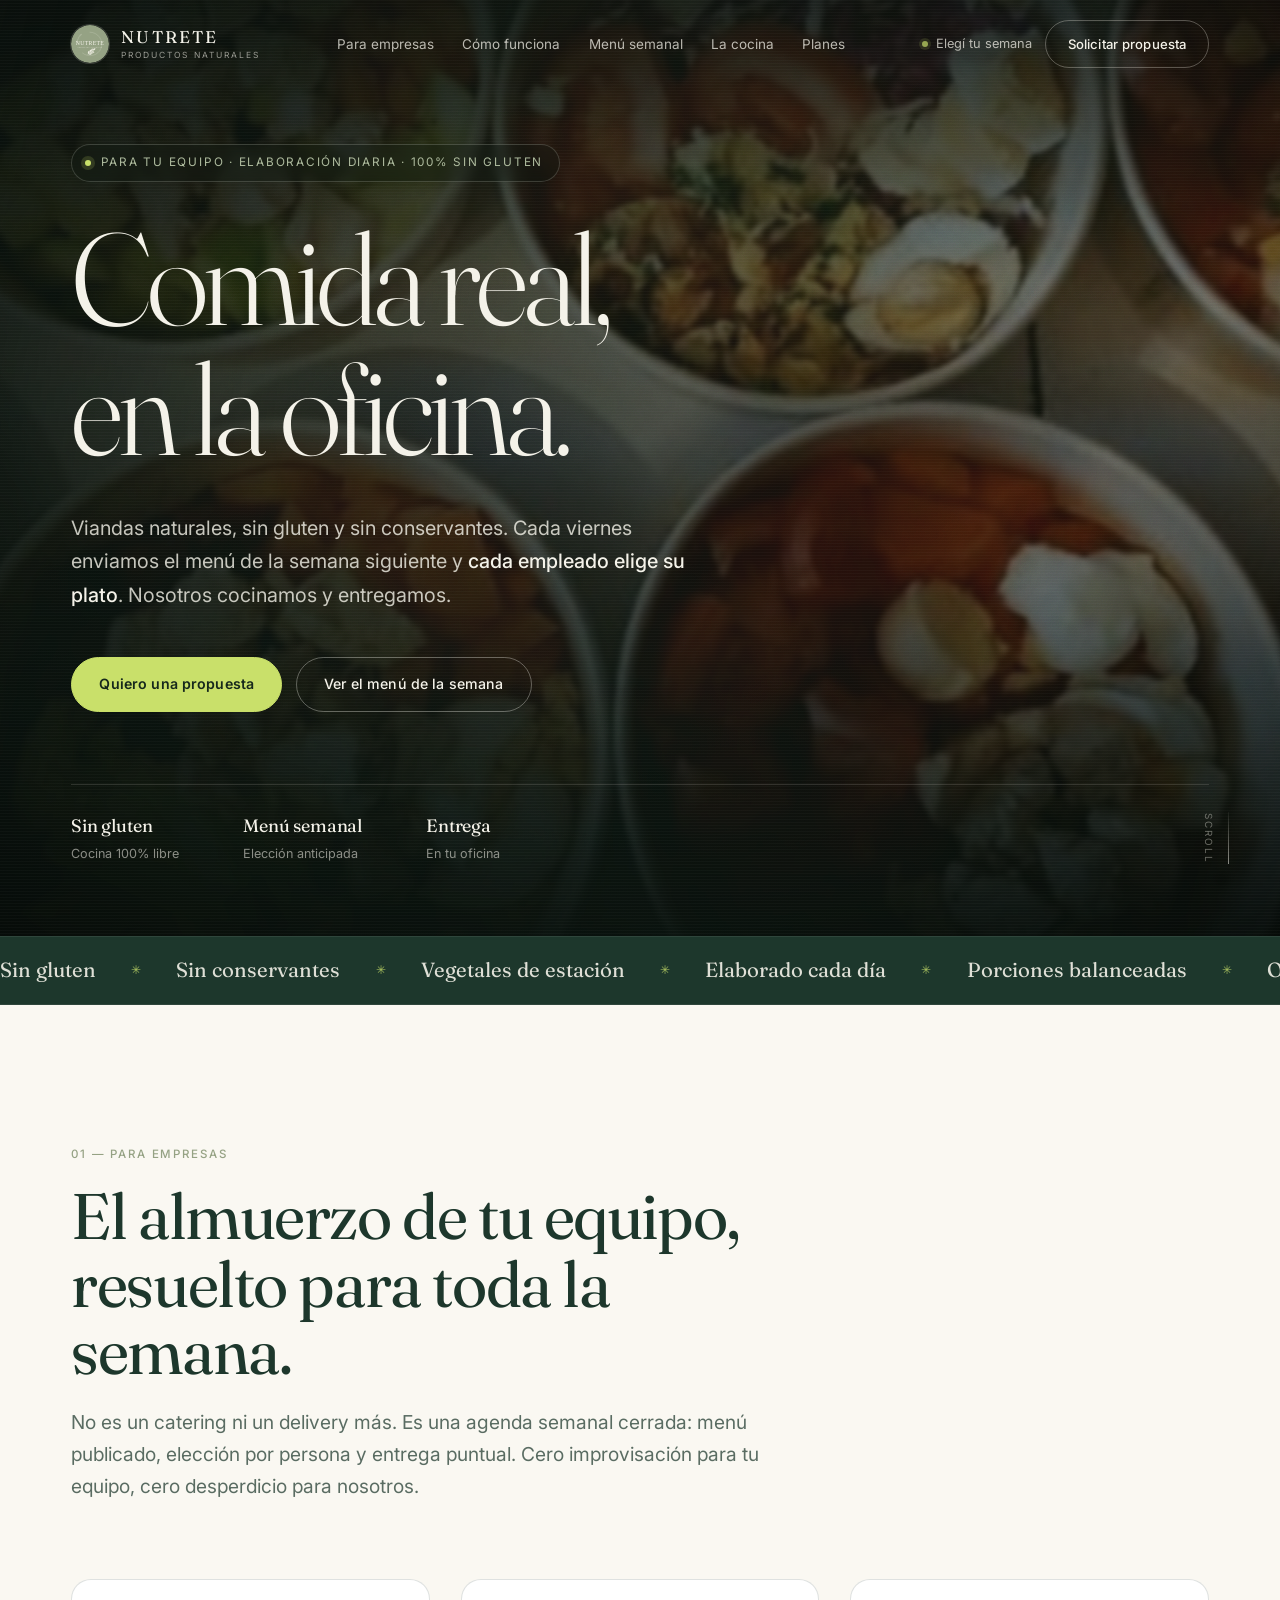
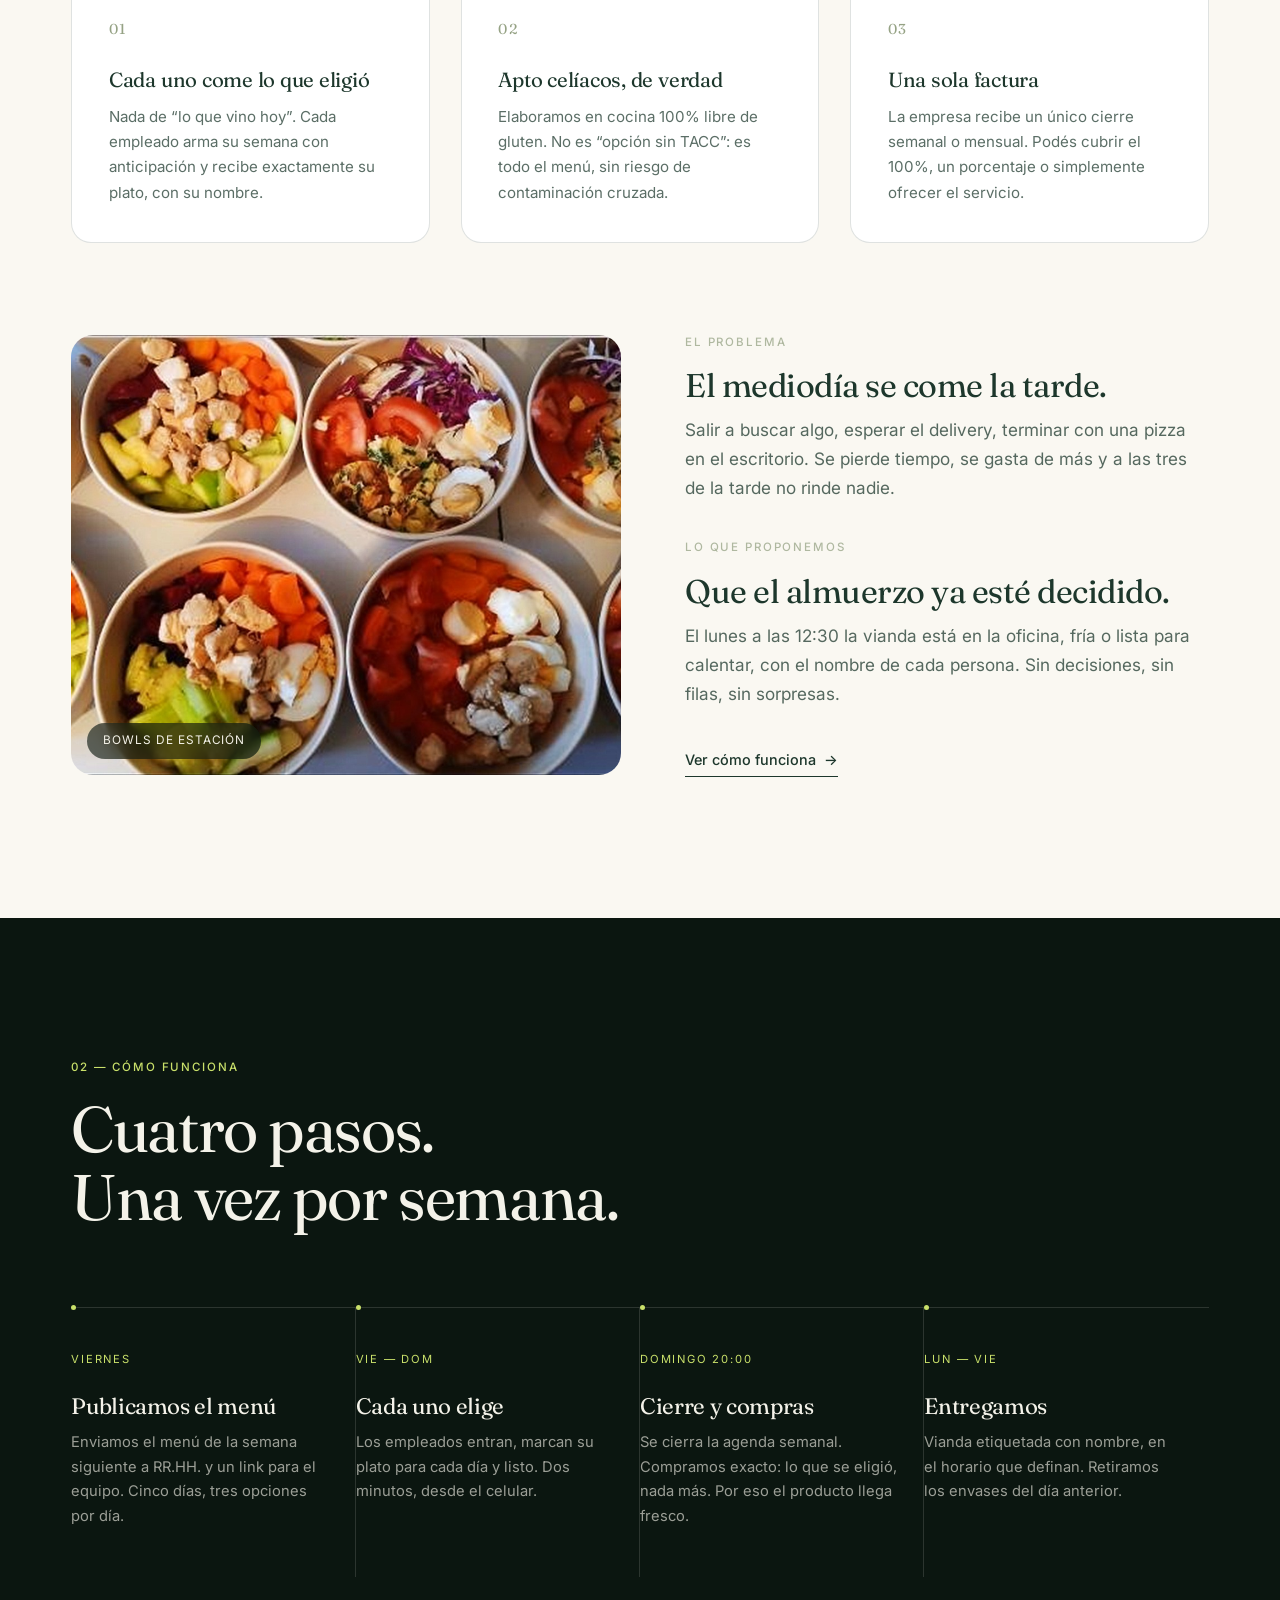
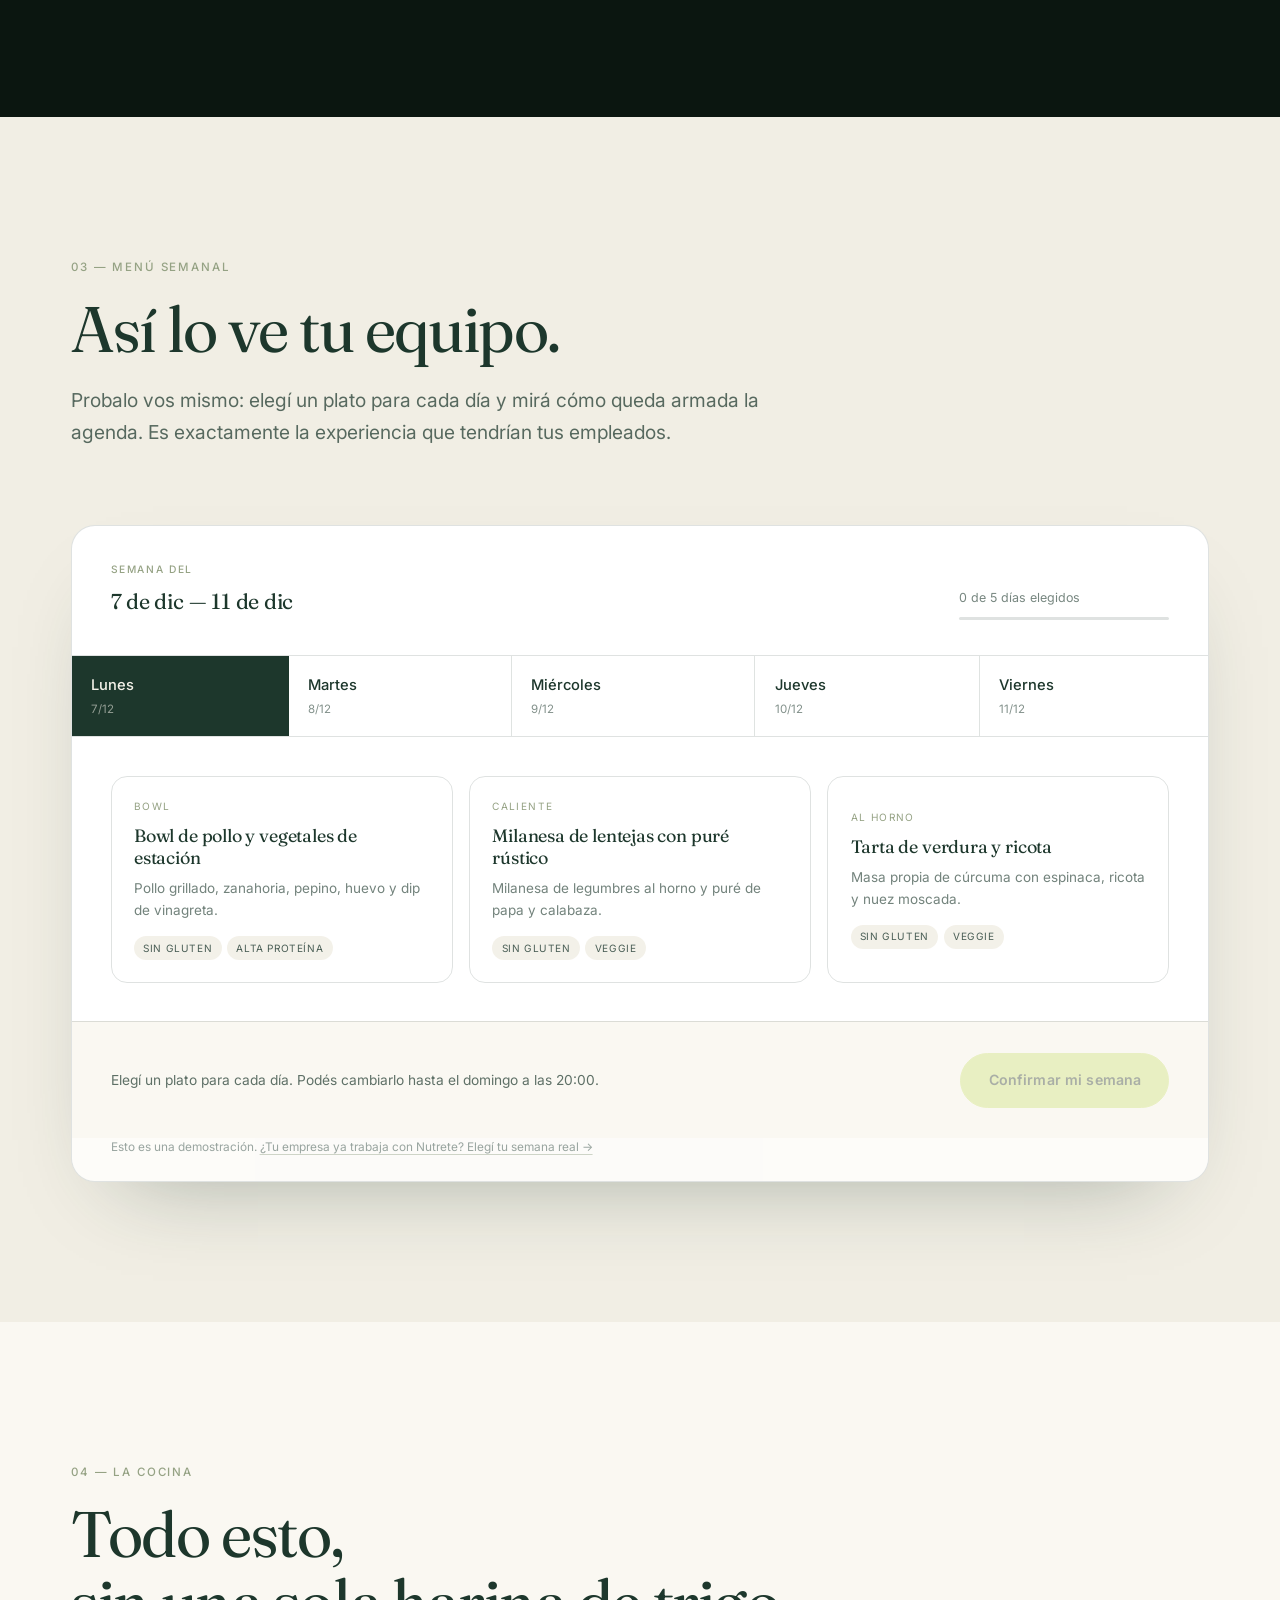
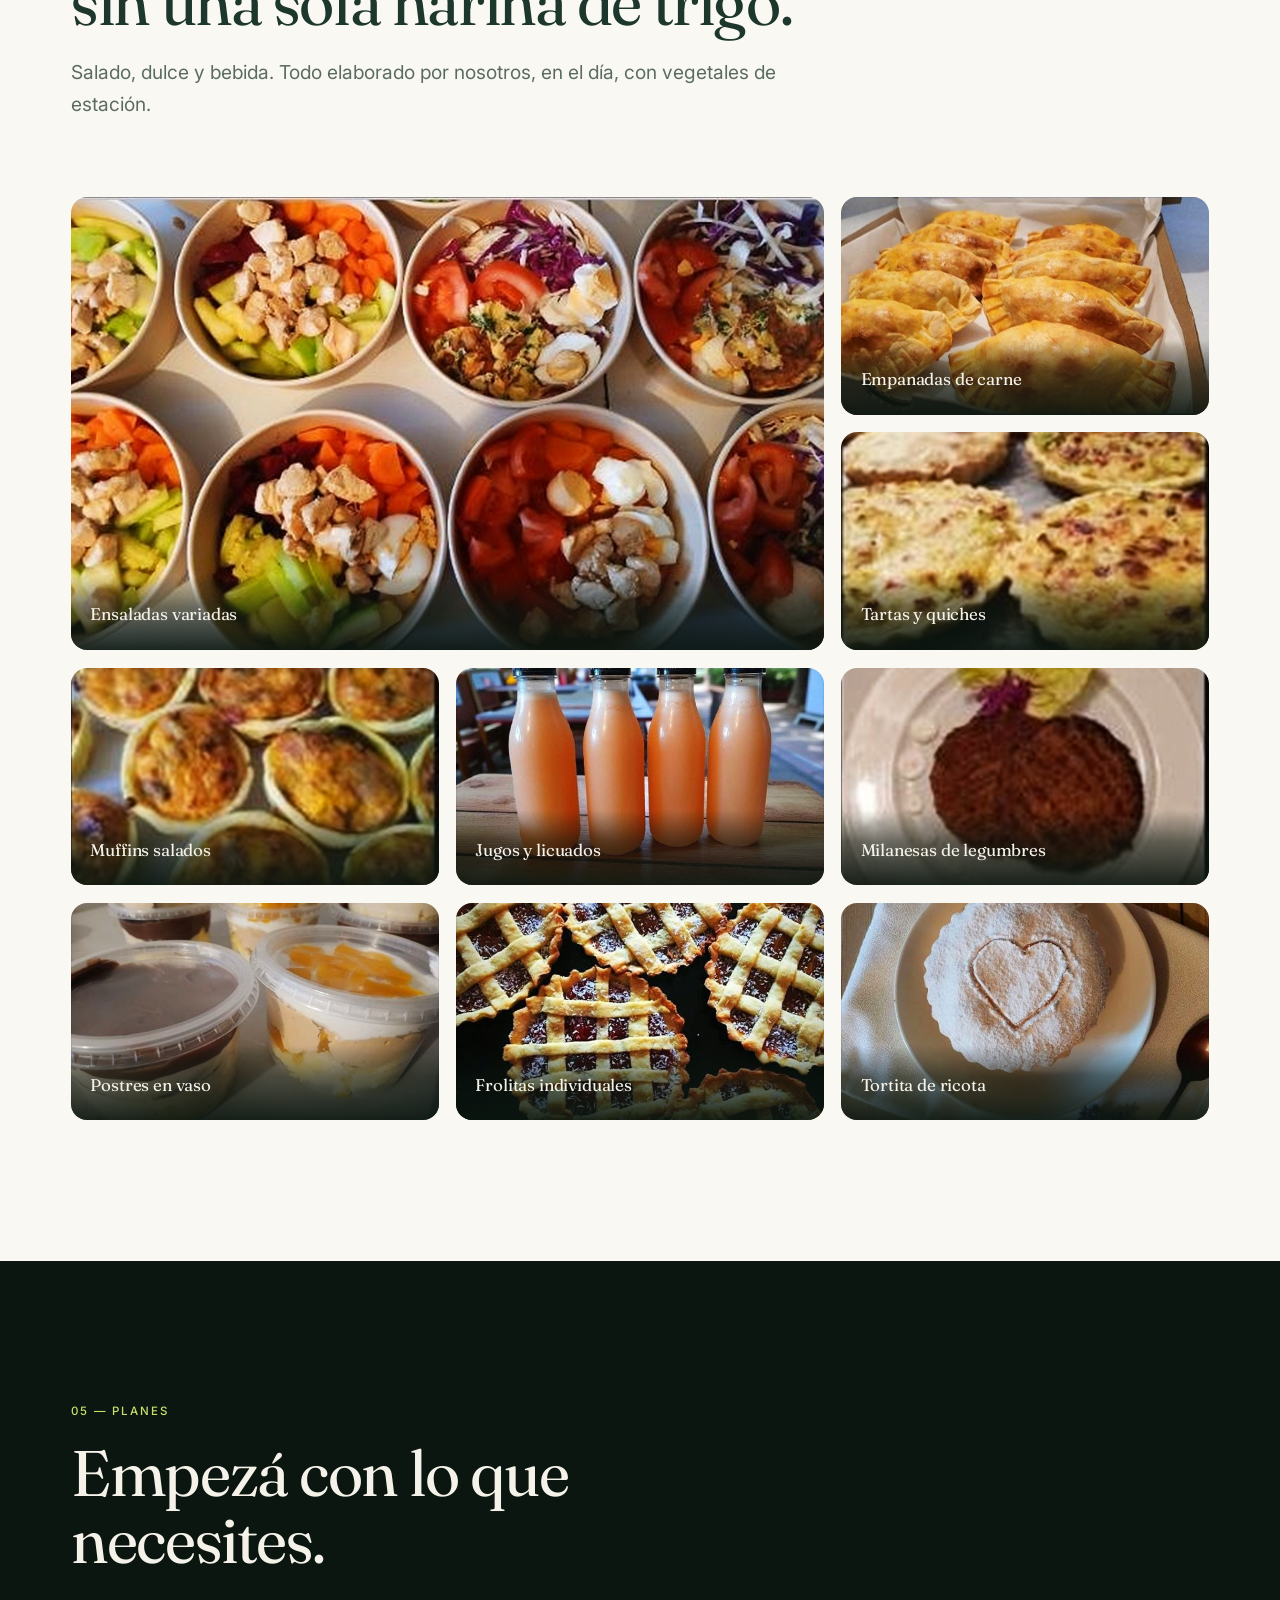
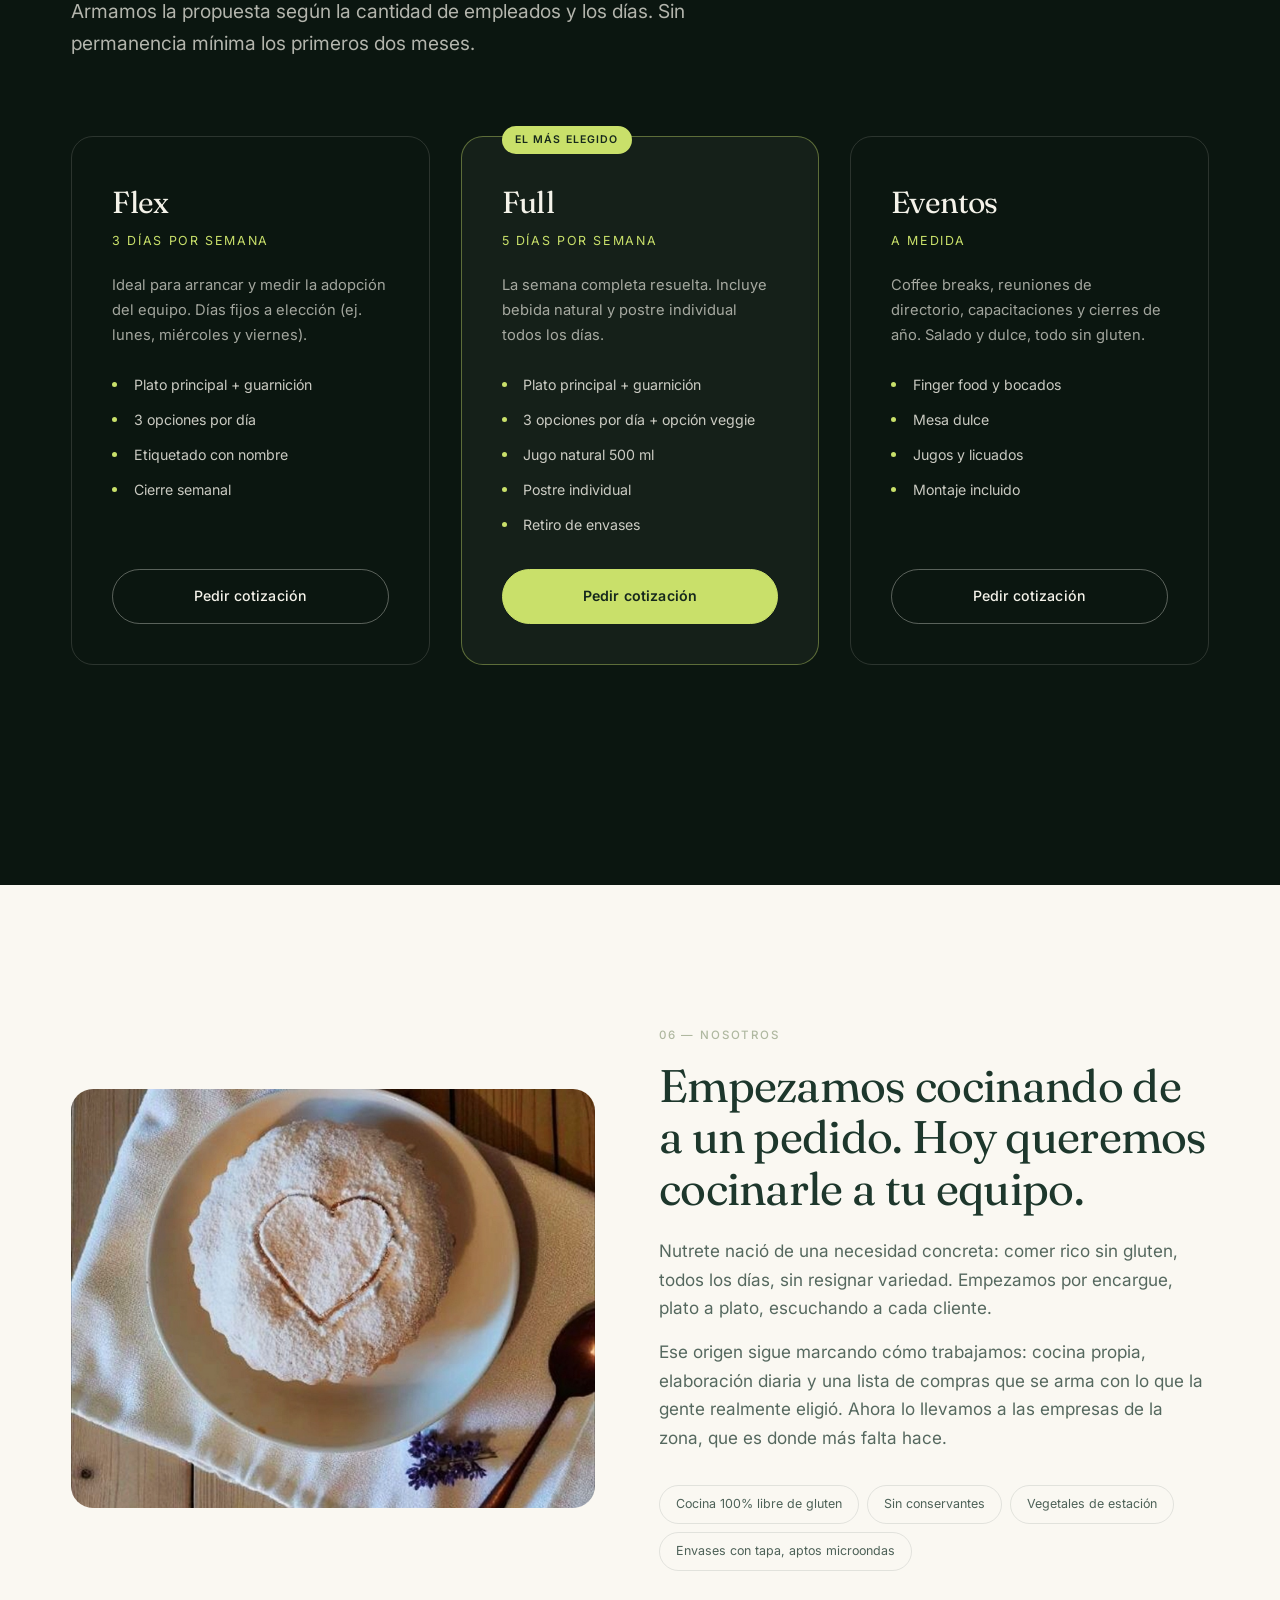
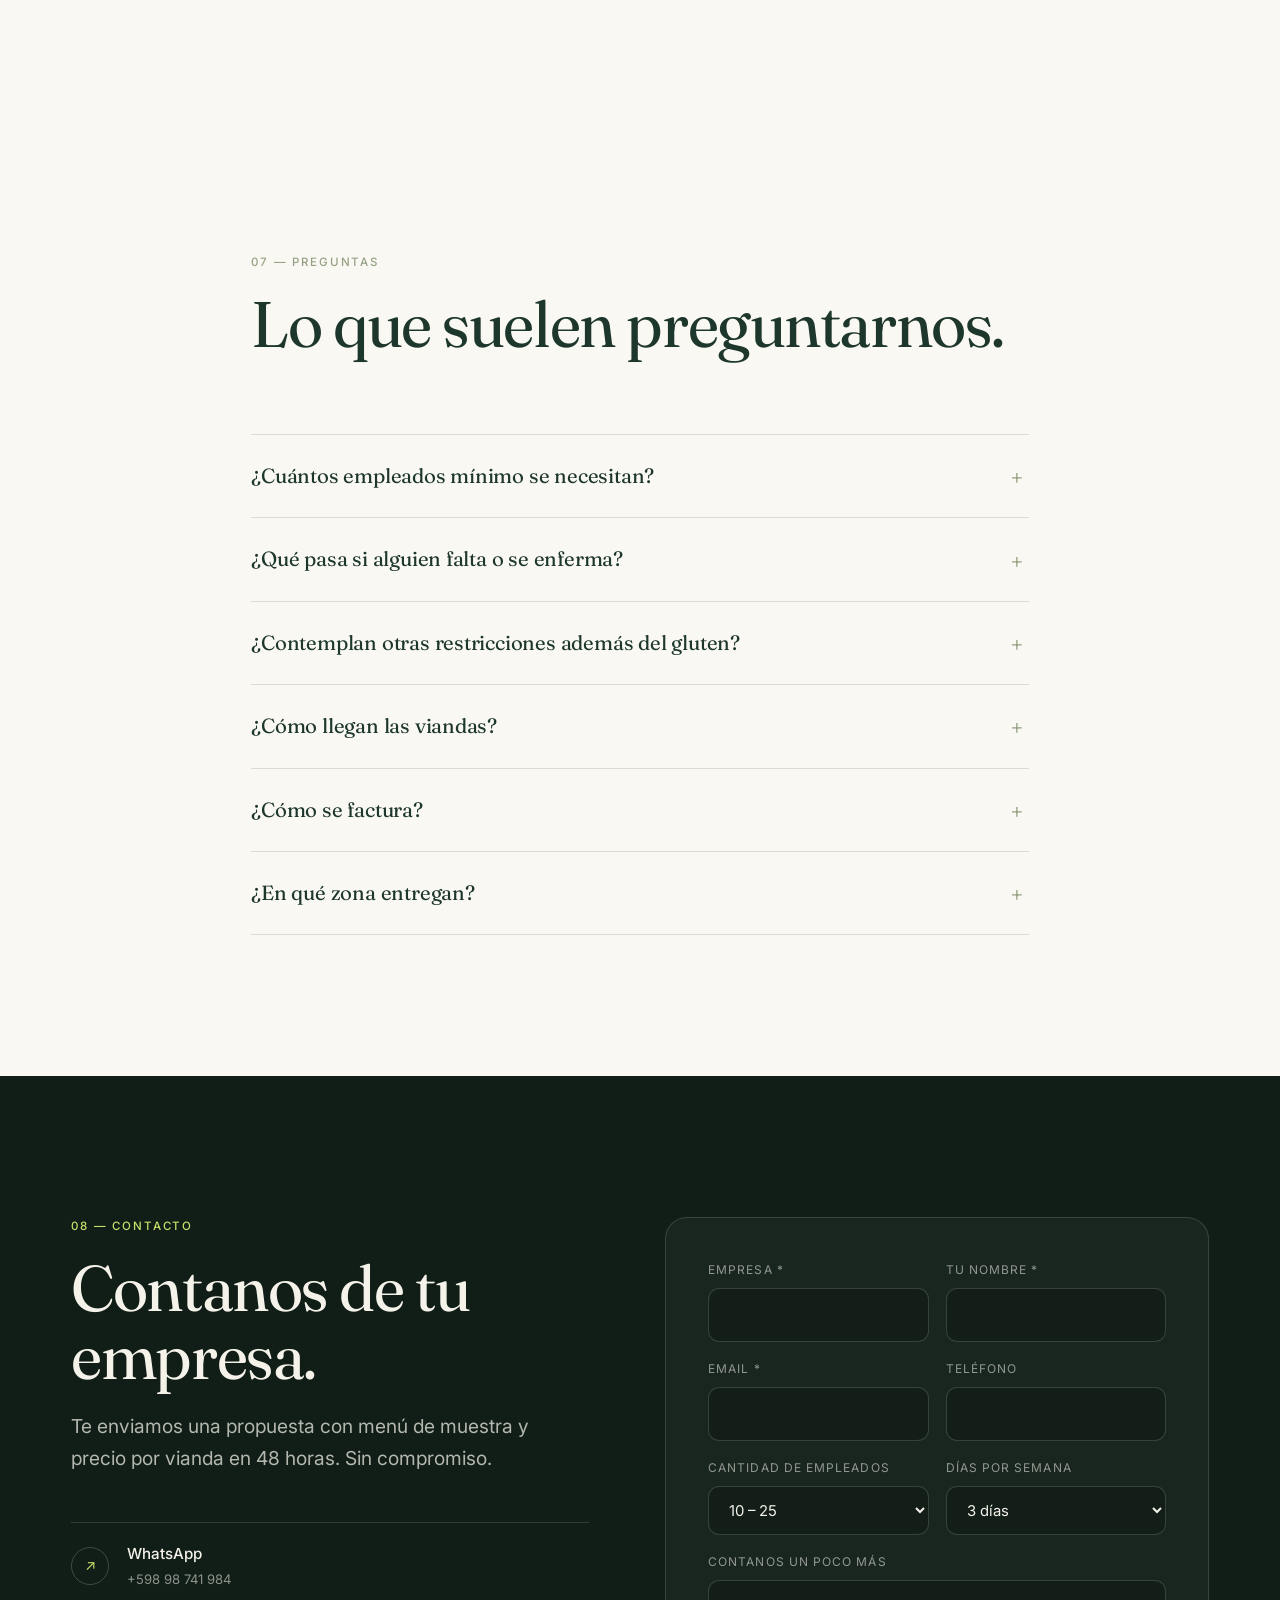
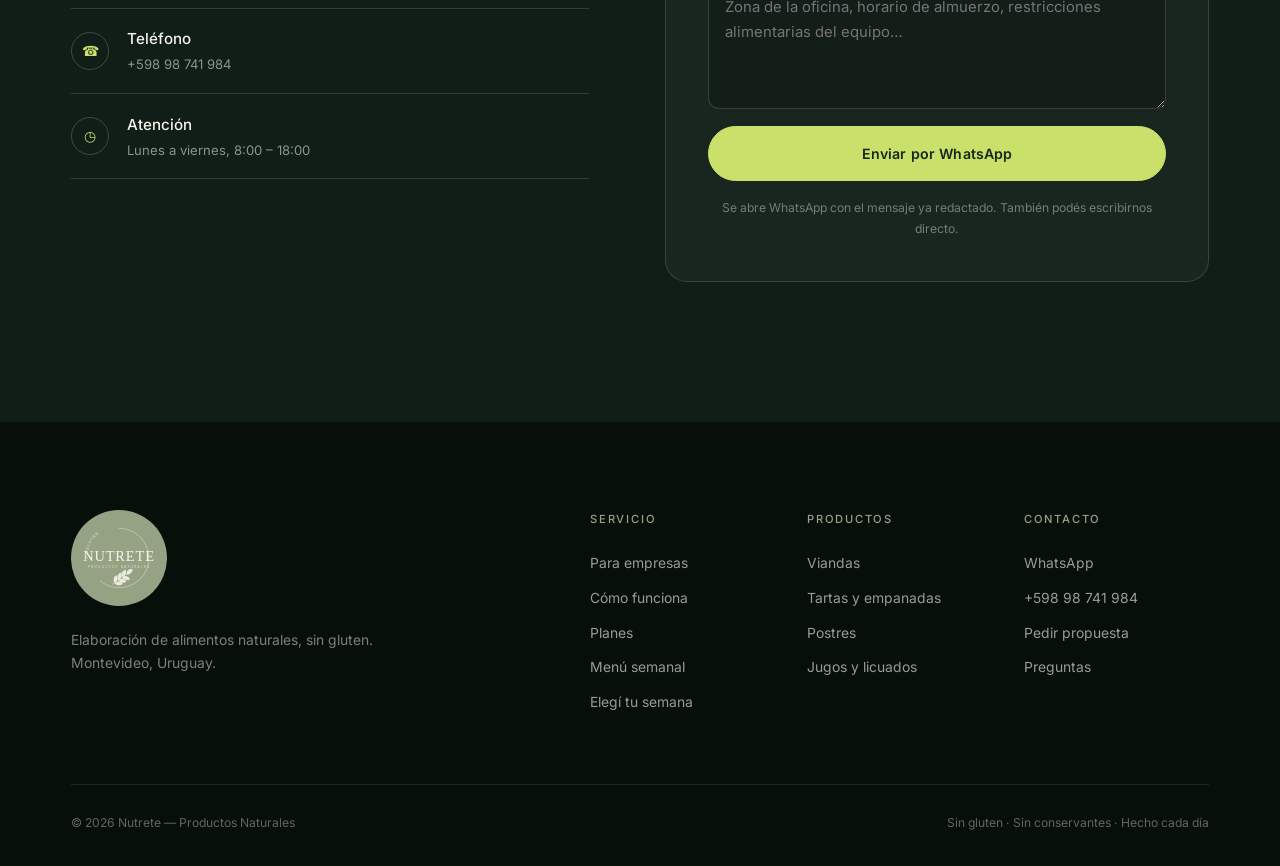
<file: index.html>
<!DOCTYPE html>
<html lang="es-UY">
<head>
<meta charset="utf-8">
<meta name="viewport" content="width=device-width, initial-scale=1">
<title>Nutrete — Viandas naturales sin gluten para empresas</title>
<meta name="description" content="Nutrete elabora viandas frescas, naturales y 100% sin gluten. Servicio de almuerzo corporativo con menú semanal: tus empleados eligen su plato una semana antes.">
<meta name="theme-color" content="#0E1A14">

<meta property="og:type" content="website">
<meta property="og:title" content="Nutrete — Viandas naturales sin gluten para empresas">
<meta property="og:description" content="Menú semanal, elección anticipada por empleado y entrega en tu oficina. Comida real, sin gluten, elaborada cada día.">
<meta property="og:image" content="assets/img/ensaladas.jpg">

<link rel="icon" href="assets/img/logo-badge.svg">
<link rel="preconnect" href="https://fonts.googleapis.com">
<link rel="preconnect" href="https://fonts.gstatic.com" crossorigin>
<link href="https://fonts.googleapis.com/css2?family=Fraunces:opsz,wght@9..144,300;9..144,400;9..144,500;9..144,600&family=Inter:wght@300;400;500;600&display=swap" rel="stylesheet">
<link rel="stylesheet" href="assets/css/style.css">
</head>
<body>

<a class="skip" href="#main">Ir al contenido</a>

<!-- ══════════ NAV ══════════ -->
<header class="nav" id="nav">
  <div class="nav__inner">
    <a class="brand" href="#hero" aria-label="Nutrete, inicio">
      <span class="brand__mark"></span>
      <span class="brand__text">
        <strong>NUTRETE</strong>
        <small>productos naturales</small>
      </span>
    </a>

    <nav class="nav__links" aria-label="Principal">
      <a href="#empresas">Para empresas</a>
      <a href="#como">Cómo funciona</a>
      <a href="#menu">Menú semanal</a>
      <a href="#cocina">La cocina</a>
      <a href="#planes">Planes</a>
    </nav>

    <div class="nav__cta">
      <a class="nav__portal" href="elegir.html"><span class="dot"></span>Elegí tu semana</a>
      <a class="btn btn--ghost" href="#contacto">Solicitar propuesta</a>
      <button class="burger" id="burger" aria-label="Abrir menú" aria-expanded="false"><span></span><span></span></button>
    </div>
  </div>
</header>

<div class="drawer" id="drawer" hidden>
  <a href="#empresas">Para empresas</a>
  <a href="#como">Cómo funciona</a>
  <a href="#menu">Menú semanal</a>
  <a href="#cocina">La cocina</a>
  <a href="#planes">Planes</a>
  <a href="#faq">Preguntas</a>
  <a href="elegir.html">Elegí tu semana</a>
  <a class="btn btn--solid" href="#contacto">Solicitar propuesta</a>
</div>

<main id="main">

<!-- ══════════ HERO CINEMATOGRÁFICO ══════════ -->
<section class="hero" id="hero">

  <div class="film" aria-hidden="true">
    <div class="film__stage" id="filmStage">
      <div class="film__shot is-active"></div>
      <div class="film__shot"></div>
      <div class="film__shot"></div>
      <div class="film__shot"></div>
      <div class="film__shot"></div>
      <div class="film__shot"></div>
    </div>
    <canvas class="film__dust" id="dust"></canvas>
    <div class="film__grade"></div>
    <div class="film__sweep"></div>
    <div class="film__vignette"></div>
    <div class="film__grain"></div>
    <div class="film__bars"></div>
  </div>

  <div class="hero__inner">
    <p class="hero__eyebrow"><span class="dot"></span> Para tu equipo · elaboración diaria · 100% sin gluten</p>

    <h1 class="hero__title">
      <span class="ln"><span>Comida real,</span></span>
      <span class="ln"><span>en la oficina.</span></span>
    </h1>

    <p class="hero__lead">
      Viandas naturales, sin gluten y sin conservantes. Cada viernes enviamos el menú
      de la semana siguiente y <strong>cada empleado elige su plato</strong>. Nosotros cocinamos y entregamos.
    </p>

    <div class="hero__actions">
      <a class="btn btn--solid" href="#contacto">Quiero una propuesta</a>
      <a class="btn btn--line" href="#menu">Ver el menú de la semana</a>
    </div>

    <ul class="hero__facts">
      <li><b>Sin gluten</b><span>Cocina 100% libre</span></li>
      <li><b>Menú semanal</b><span>Elección anticipada</span></li>
      <li><b>Entrega</b><span>En tu oficina</span></li>
    </ul>
  </div>

  <div class="hero__scroll" aria-hidden="true"><span></span>scroll</div>
</section>

<!-- ══════════ MARQUEE ══════════ -->
<div class="marquee" aria-hidden="true">
  <div class="marquee__track">
    <span>Sin gluten</span><i>✳</i><span>Sin conservantes</span><i>✳</i><span>Vegetales de estación</span><i>✳</i>
    <span>Elaborado cada día</span><i>✳</i><span>Porciones balanceadas</span><i>✳</i><span>Opciones veggie</span><i>✳</i>
    <span>Sin gluten</span><i>✳</i><span>Sin conservantes</span><i>✳</i><span>Vegetales de estación</span><i>✳</i>
    <span>Elaborado cada día</span><i>✳</i><span>Porciones balanceadas</span><i>✳</i><span>Opciones veggie</span><i>✳</i>
  </div>
</div>

<!-- ══════════ PARA EMPRESAS ══════════ -->
<section class="sec sec--empresas" id="empresas">
  <div class="wrap">
    <header class="sec__head reveal">
      <p class="kicker">01 — Para empresas</p>
      <h2 class="h2">El almuerzo de tu equipo,<br>resuelto para toda la semana.</h2>
      <p class="sec__lead">
        No es un catering ni un delivery más. Es una agenda semanal cerrada: menú publicado,
        elección por persona y entrega puntual. Cero improvisación para tu equipo, cero desperdicio para nosotros.
      </p>
    </header>

    <div class="grid3">
      <article class="card reveal">
        <span class="card__num">01</span>
        <h3>Cada uno come lo que eligió</h3>
        <p>Nada de “lo que vino hoy”. Cada empleado arma su semana con anticipación y recibe exactamente su plato, con su nombre.</p>
      </article>
      <article class="card reveal">
        <span class="card__num">02</span>
        <h3>Apto celíacos, de verdad</h3>
        <p>Elaboramos en cocina 100% libre de gluten. No es “opción sin TACC”: es todo el menú, sin riesgo de contaminación cruzada.</p>
      </article>
      <article class="card reveal">
        <span class="card__num">03</span>
        <h3>Una sola factura</h3>
        <p>La empresa recibe un único cierre semanal o mensual. Podés cubrir el 100%, un porcentaje o simplemente ofrecer el servicio.</p>
      </article>
    </div>

    <div class="split reveal">
      <div class="split__media">
        <img src="assets/img/ensaladas.jpg" alt="Bowls de ensalada con vegetales de estación, pollo y huevo" loading="lazy">
        <div class="split__tag">Bowls de estación</div>
      </div>
      <div class="split__body">
        <p class="kicker">El problema</p>
        <h3 class="h3">El mediodía se come la tarde.</h3>
        <p>Salir a buscar algo, esperar el delivery, terminar con una pizza en el escritorio. Se pierde tiempo, se gasta de más y a las tres de la tarde no rinde nadie.</p>
        <p class="kicker" style="margin-top:2.2rem">Lo que proponemos</p>
        <h3 class="h3">Que el almuerzo ya esté decidido.</h3>
        <p>El lunes a las 12:30 la vianda está en la oficina, fría o lista para calentar, con el nombre de cada persona. Sin decisiones, sin filas, sin sorpresas.</p>
        <a class="link-arrow" href="#como">Ver cómo funciona</a>
      </div>
    </div>
  </div>
</section>

<!-- ══════════ CÓMO FUNCIONA ══════════ -->
<section class="sec sec--dark" id="como">
  <div class="wrap">
    <header class="sec__head reveal">
      <p class="kicker">02 — Cómo funciona</p>
      <h2 class="h2">Cuatro pasos.<br>Una vez por semana.</h2>
    </header>

    <ol class="steps">
      <li class="step reveal">
        <span class="step__day">Viernes</span>
        <h3>Publicamos el menú</h3>
        <p>Enviamos el menú de la semana siguiente a RR.HH. y un link para el equipo. Cinco días, tres opciones por día.</p>
      </li>
      <li class="step reveal">
        <span class="step__day">Vie — Dom</span>
        <h3>Cada uno elige</h3>
        <p>Los empleados entran, marcan su plato para cada día y listo. Dos minutos, desde el celular.</p>
      </li>
      <li class="step reveal">
        <span class="step__day">Domingo 20:00</span>
        <h3>Cierre y compras</h3>
        <p>Se cierra la agenda semanal. Compramos exacto: lo que se eligió, nada más. Por eso el producto llega fresco.</p>
      </li>
      <li class="step reveal">
        <span class="step__day">Lun — Vie</span>
        <h3>Entregamos</h3>
        <p>Vianda etiquetada con nombre, en el horario que definan. Retiramos los envases del día anterior.</p>
      </li>
    </ol>
  </div>
</section>

<!-- ══════════ MENÚ SEMANAL (DEMO INTERACTIVA) ══════════ -->
<section class="sec sec--menu" id="menu">
  <div class="wrap">
    <header class="sec__head reveal">
      <p class="kicker">03 — Menú semanal</p>
      <h2 class="h2">Así lo ve tu equipo.</h2>
      <p class="sec__lead">Probalo vos mismo: elegí un plato para cada día y mirá cómo queda armada la agenda. Es exactamente la experiencia que tendrían tus empleados.</p>
    </header>

    <div class="menu reveal">
      <div class="menu__top">
        <div>
          <p class="kicker kicker--sm">Semana del</p>
          <p class="menu__week" id="weekLabel">—</p>
        </div>
        <div class="menu__progress">
          <span id="progressText">0 de 5 días elegidos</span>
          <div class="bar"><i id="progressBar"></i></div>
        </div>
      </div>

      <div class="menu__days" id="menuDays" role="tablist" aria-label="Días de la semana"></div>
      <div class="menu__panel" id="menuPanel"></div>

      <div class="menu__foot">
        <div class="menu__summary" id="menuSummary"></div>
        <button class="btn btn--solid" id="confirmBtn" disabled>Confirmar mi semana</button>
      </div>
      <p class="menu__note">Esto es una demostración. <a href="elegir.html">¿Tu empresa ya trabaja con Nutrete? Elegí tu semana real →</a></p>
    </div>
  </div>
</section>

<!-- ══════════ LA COCINA ══════════ -->
<section class="sec sec--cocina" id="cocina">
  <div class="wrap">
    <header class="sec__head reveal">
      <p class="kicker">04 — La cocina</p>
      <h2 class="h2">Todo esto,<br>sin una sola harina de trigo.</h2>
      <p class="sec__lead">Salado, dulce y bebida. Todo elaborado por nosotros, en el día, con vegetales de estación.</p>
    </header>

    <div class="gallery">
      <figure class="g g--hero reveal">
        <img src="assets/img/ensaladas.jpg" alt="Bowls de ensaladas variadas con proteína y vinagreta" loading="lazy">
        <figcaption><b>Ensaladas variadas</b><span>Vegetales de estación, 1 proteína a elección y dip de vinagreta.</span></figcaption>
      </figure>
      <figure class="g reveal">
        <img src="assets/img/empanadas.jpg" alt="Empanadas de carne vacuna con masa de cúrcuma" loading="lazy">
        <figcaption><b>Empanadas de carne</b><span>Masa de cúrcuma, sin gluten.</span></figcaption>
      </figure>
      <figure class="g reveal">
        <img src="assets/img/tartas.jpg" alt="Tartas y quiches individuales recién horneadas" loading="lazy">
        <figcaption><b>Tartas y quiches</b><span>Verdura, ricota, choclo, zapallito.</span></figcaption>
      </figure>
      <figure class="g reveal">
        <img src="assets/img/muffins.jpg" alt="Muffins salados horneados en moldes individuales" loading="lazy">
        <figcaption><b>Muffins salados</b><span>Para media mañana o coffee break.</span></figcaption>
      </figure>
      <figure class="g reveal">
        <img src="assets/img/jugos.jpg" alt="Botellas de jugos y licuados naturales de 500 ml" loading="lazy">
        <figcaption><b>Jugos y licuados</b><span>500 ml, naturales, sin azúcar agregada.</span></figcaption>
      </figure>
      <figure class="g reveal">
        <img src="assets/img/milanesa.jpg" alt="Milanesa de lentejas servida en plato con hojas verdes" loading="lazy">
        <figcaption><b>Milanesas de legumbres</b><span>Opción veggie con alto aporte proteico.</span></figcaption>
      </figure>
      <figure class="g reveal">
        <img src="assets/img/postres.jpg" alt="Postres individuales en vaso con tapa" loading="lazy">
        <figcaption><b>Postres en vaso</b><span>Chocolate, dulce de leche, durazno, frutilla.</span></figcaption>
      </figure>
      <figure class="g reveal">
        <img src="assets/img/frolitas.jpg" alt="Frolitas individuales de dulce de leche y membrillo" loading="lazy">
        <figcaption><b>Frolitas individuales</b><span>Dulce de leche y membrillo.</span></figcaption>
      </figure>
      <figure class="g reveal">
        <img src="assets/img/tortita.jpg" alt="Tortita de ricota con pasas de uva espolvoreada con azúcar impalpable" loading="lazy">
        <figcaption><b>Tortita de ricota</b><span>Con pasas de uva.</span></figcaption>
      </figure>
    </div>
  </div>
</section>

<!-- ══════════ PLANES ══════════ -->
<section class="sec sec--dark" id="planes">
  <div class="wrap">
    <header class="sec__head reveal">
      <p class="kicker">05 — Planes</p>
      <h2 class="h2">Empezá con lo que necesites.</h2>
      <p class="sec__lead">Armamos la propuesta según la cantidad de empleados y los días. Sin permanencia mínima los primeros dos meses.</p>
    </header>

    <div class="grid3 plans">
      <article class="plan reveal">
        <h3>Flex</h3>
        <p class="plan__days">3 días por semana</p>
        <p class="plan__desc">Ideal para arrancar y medir la adopción del equipo. Días fijos a elección (ej. lunes, miércoles y viernes).</p>
        <ul>
          <li>Plato principal + guarnición</li>
          <li>3 opciones por día</li>
          <li>Etiquetado con nombre</li>
          <li>Cierre semanal</li>
        </ul>
        <a class="btn btn--line" href="#contacto">Pedir cotización</a>
      </article>

      <article class="plan plan--feat reveal">
        <span class="plan__badge">El más elegido</span>
        <h3>Full</h3>
        <p class="plan__days">5 días por semana</p>
        <p class="plan__desc">La semana completa resuelta. Incluye bebida natural y postre individual todos los días.</p>
        <ul>
          <li>Plato principal + guarnición</li>
          <li>3 opciones por día + opción veggie</li>
          <li>Jugo natural 500 ml</li>
          <li>Postre individual</li>
          <li>Retiro de envases</li>
        </ul>
        <a class="btn btn--solid" href="#contacto">Pedir cotización</a>
      </article>

      <article class="plan reveal">
        <h3>Eventos</h3>
        <p class="plan__days">A medida</p>
        <p class="plan__desc">Coffee breaks, reuniones de directorio, capacitaciones y cierres de año. Salado y dulce, todo sin gluten.</p>
        <ul>
          <li>Finger food y bocados</li>
          <li>Mesa dulce</li>
          <li>Jugos y licuados</li>
          <li>Montaje incluido</li>
        </ul>
        <a class="btn btn--line" href="#contacto">Pedir cotización</a>
      </article>
    </div>

    <p class="plans__note reveal">Los precios se definen por volumen y frecuencia. Escribinos y te enviamos una propuesta en 48 h.</p>
  </div>
</section>

<!-- ══════════ NOSOTROS ══════════ -->
<section class="sec sec--about">
  <div class="wrap split split--rev">
    <div class="split__media reveal">
      <img src="assets/img/tortita.jpg" alt="Tortita de ricota con pasas de uva sobre un paño de lino, con lavanda y cuchara de cobre" loading="lazy">
    </div>
    <div class="split__body reveal">
      <p class="kicker">06 — Nosotros</p>
      <h2 class="h3 h3--big">Empezamos cocinando de a un pedido. Hoy queremos cocinarle a tu equipo.</h2>
      <p>Nutrete nació de una necesidad concreta: comer rico sin gluten, todos los días, sin resignar variedad. Empezamos por encargue, plato a plato, escuchando a cada cliente.</p>
      <p>Ese origen sigue marcando cómo trabajamos: cocina propia, elaboración diaria y una lista de compras que se arma con lo que la gente realmente eligió. Ahora lo llevamos a las empresas de la zona, que es donde más falta hace.</p>
      <ul class="about__pills">
        <li>Cocina 100% libre de gluten</li>
        <li>Sin conservantes</li>
        <li>Vegetales de estación</li>
        <li>Envases con tapa, aptos microondas</li>
      </ul>
    </div>
  </div>
</section>

<!-- ══════════ FAQ ══════════ -->
<section class="sec sec--faq" id="faq">
  <div class="wrap wrap--narrow">
    <header class="sec__head reveal">
      <p class="kicker">07 — Preguntas</p>
      <h2 class="h2">Lo que suelen preguntarnos.</h2>
    </header>

    <div class="faq">
      <details class="reveal"><summary>¿Cuántos empleados mínimo se necesitan?</summary>
        <p>Trabajamos desde 10 viandas diarias. Por debajo de eso podemos coordinar igual, pero conviene combinarlo con otra empresa cercana para optimizar la entrega.</p></details>

      <details class="reveal"><summary>¿Qué pasa si alguien falta o se enferma?</summary>
        <p>Hasta las 20:00 del día anterior se puede dar de baja una vianda sin costo desde el mismo panel. Después de ese horario ya está comprada y elaborada.</p></details>

      <details class="reveal"><summary>¿Contemplan otras restricciones además del gluten?</summary>
        <p>Sí. Todo el menú es sin gluten por definición, y marcamos las opciones veggie, sin lácteos y sin frutos secos. Alergias puntuales se cargan en el perfil de la persona y quedan filtradas automáticamente.</p></details>

      <details class="reveal"><summary>¿Cómo llegan las viandas?</summary>
        <p>En envases con tapa aptos microondas, etiquetados con el nombre de cada persona y el contenido. Entregamos en el horario que definan y retiramos los envases del día anterior.</p></details>

      <details class="reveal"><summary>¿Cómo se factura?</summary>
        <p>Un único comprobante a la empresa, semanal o mensual. Si la empresa cubre solo una parte, enviamos el detalle por persona para el descuento por recibo.</p></details>

      <details class="reveal"><summary>¿En qué zona entregan?</summary>
        <p>Montevideo y alrededores. Contanos dónde está tu oficina y te confirmamos la logística en el mismo día.</p></details>
    </div>
  </div>
</section>

<!-- ══════════ CONTACTO ══════════ -->
<section class="sec sec--contacto" id="contacto">
  <div class="wrap">
    <div class="contact">
      <div class="contact__left reveal">
        <p class="kicker">08 — Contacto</p>
        <h2 class="h2">Contanos de tu empresa.</h2>
        <p class="sec__lead">Te enviamos una propuesta con menú de muestra y precio por vianda en 48 horas. Sin compromiso.</p>

        <div class="contact__direct">
          <a class="contact__row" href="https://wa.me/59898741984?text=Hola%20Nutrete%2C%20quiero%20informaci%C3%B3n%20del%20servicio%20para%20empresas." target="_blank" rel="noopener">
            <span class="contact__ico">↗</span>
            <span><b>WhatsApp</b><small>+598 98 741 984</small></span>
          </a>
          <a class="contact__row" href="tel:+59898741984">
            <span class="contact__ico">☎</span>
            <span><b>Teléfono</b><small>+598 98 741 984</small></span>
          </a>
          <div class="contact__row contact__row--static">
            <span class="contact__ico">◷</span>
            <span><b>Atención</b><small>Lunes a viernes, 8:00 – 18:00</small></span>
          </div>
        </div>
      </div>

      <form class="form reveal" id="form" novalidate>
        <div class="f2">
          <label class="field"><span>Empresa *</span><input name="empresa" required autocomplete="organization"></label>
          <label class="field"><span>Tu nombre *</span><input name="nombre" required autocomplete="name"></label>
        </div>
        <div class="f2">
          <label class="field"><span>Email *</span><input name="email" type="email" required autocomplete="email"></label>
          <label class="field"><span>Teléfono</span><input name="tel" type="tel" autocomplete="tel"></label>
        </div>
        <div class="f2">
          <label class="field"><span>Cantidad de empleados</span>
            <select name="empleados">
              <option>10 – 25</option><option>26 – 50</option><option>51 – 100</option><option>Más de 100</option>
            </select></label>
          <label class="field"><span>Días por semana</span>
            <select name="dias"><option>3 días</option><option>5 días</option><option>A definir</option></select></label>
        </div>
        <label class="field"><span>Contanos un poco más</span><textarea name="mensaje" rows="4" placeholder="Zona de la oficina, horario de almuerzo, restricciones alimentarias del equipo…"></textarea></label>

        <button class="btn btn--solid btn--full" type="submit">Enviar por WhatsApp</button>
        <p class="form__hint">Se abre WhatsApp con el mensaje ya redactado. También podés escribirnos directo.</p>
      </form>
    </div>
  </div>
</section>

</main>

<!-- ══════════ FOOTER ══════════ -->
<footer class="foot">
  <div class="wrap">
    <div class="foot__top">
      <div class="foot__brand">
        <img src="assets/img/logo-badge.svg" alt="Nutrete" width="96" height="96">
        <p>Elaboración de alimentos naturales, sin gluten.<br>Montevideo, Uruguay.</p>
      </div>
      <nav class="foot__nav" aria-label="Pie de página">
        <div><h4>Servicio</h4>
          <a href="#empresas">Para empresas</a><a href="#como">Cómo funciona</a><a href="#planes">Planes</a><a href="#menu">Menú semanal</a><a href="elegir.html">Elegí tu semana</a></div>
        <div><h4>Productos</h4>
          <a href="#cocina">Viandas</a><a href="#cocina">Tartas y empanadas</a><a href="#cocina">Postres</a><a href="#cocina">Jugos y licuados</a></div>
        <div><h4>Contacto</h4>
          <a href="https://wa.me/59898741984" target="_blank" rel="noopener">WhatsApp</a><a href="tel:+59898741984">+598 98 741 984</a><a href="#contacto">Pedir propuesta</a><a href="#faq">Preguntas</a></div>
      </nav>
    </div>
    <div class="foot__bottom">
      <span>© <span id="year">2026</span> Nutrete — Productos Naturales</span>
      <span>Sin gluten · Sin conservantes · Hecho cada día</span>
    </div>
  </div>
</footer>

<a class="wa" href="https://wa.me/59898741984?text=Hola%20Nutrete%2C%20quiero%20informaci%C3%B3n%20del%20servicio%20para%20empresas." target="_blank" rel="noopener" aria-label="Escribinos por WhatsApp">
  <svg viewBox="0 0 24 24" width="24" height="24" fill="currentColor" aria-hidden="true"><path d="M12.04 2C6.58 2 2.13 6.45 2.13 11.91c0 1.75.46 3.45 1.32 4.95L2 22l5.25-1.38a9.9 9.9 0 0 0 4.79 1.22h.01c5.46 0 9.91-4.45 9.91-9.91 0-2.65-1.03-5.14-2.9-7.01A9.82 9.82 0 0 0 12.04 2Zm0 18.02h-.01a8.2 8.2 0 0 1-4.19-1.15l-.3-.18-3.12.82.83-3.04-.2-.31a8.19 8.19 0 0 1-1.26-4.37c0-4.54 3.7-8.23 8.25-8.23a8.2 8.2 0 0 1 8.24 8.24c0 4.54-3.7 8.22-8.24 8.22Zm4.52-6.16c-.25-.12-1.47-.72-1.69-.81-.23-.08-.39-.12-.56.13-.16.24-.64.8-.79.97-.14.16-.29.19-.54.06-.25-.12-1.05-.39-1.99-1.23-.74-.66-1.23-1.47-1.38-1.72-.14-.25-.01-.38.11-.5.11-.11.25-.29.37-.43.13-.15.17-.25.25-.41.08-.17.04-.31-.02-.43-.06-.12-.56-1.34-.76-1.84-.2-.48-.4-.42-.56-.43h-.48c-.16 0-.43.06-.65.31-.22.25-.85.83-.85 2.02s.87 2.34.99 2.51c.12.16 1.71 2.61 4.14 3.66.58.25 1.03.4 1.38.51.58.18 1.11.16 1.53.1.47-.07 1.47-.6 1.67-1.18.21-.58.21-1.07.15-1.18-.06-.11-.22-.17-.47-.29Z"/></svg>
</a>

<script src="assets/js/contenido.js"></script>
<script src="assets/js/main.js"></script>
</body>
</html>
</file>
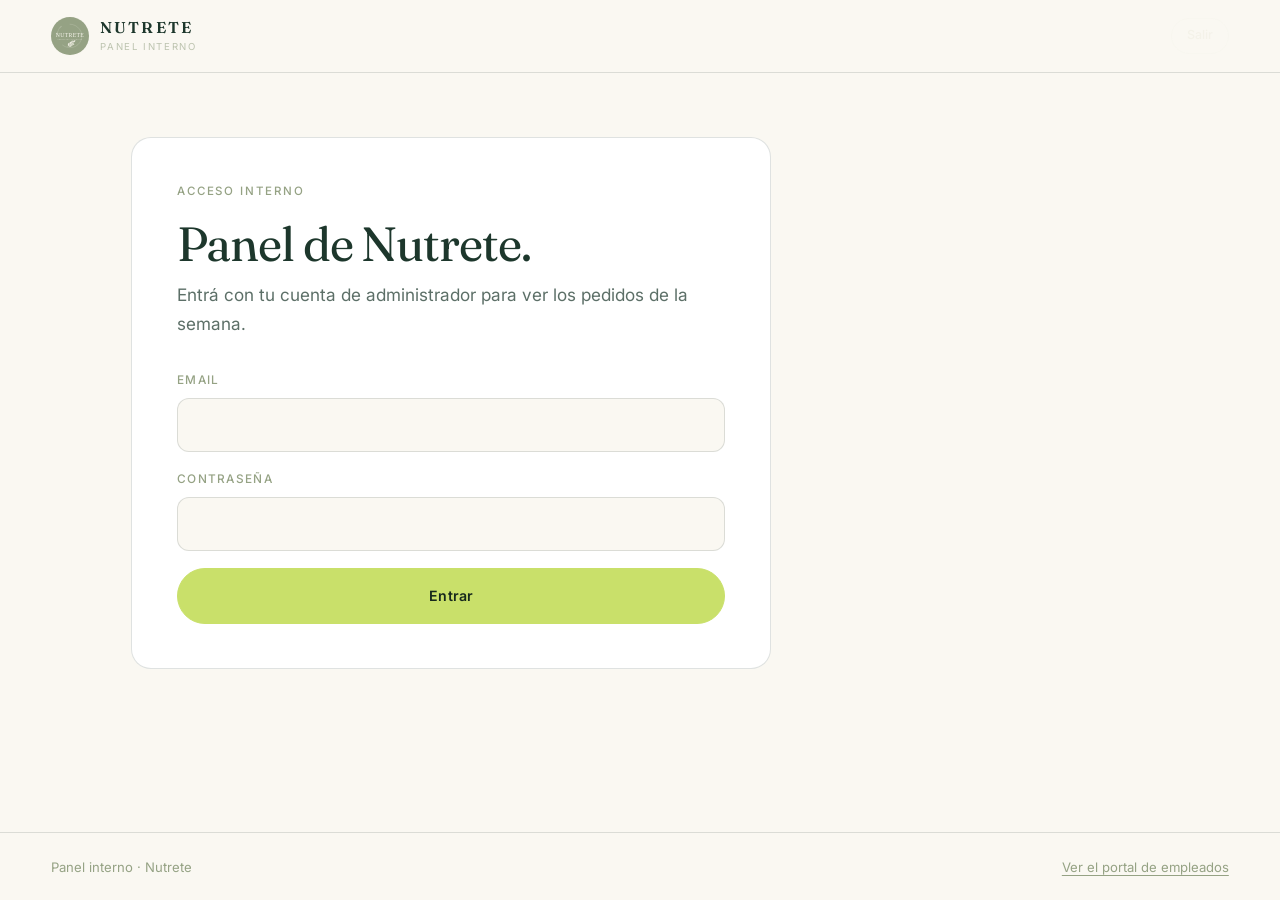
<file: admin.html>
<!DOCTYPE html>
<html lang="es-UY">
<head>
<meta charset="utf-8">
<meta name="viewport" content="width=device-width, initial-scale=1">
<title>Panel — Nutrete</title>
<meta name="robots" content="noindex, nofollow">
<meta name="theme-color" content="#0E1A14">

<link rel="icon" href="assets/img/logo-badge.svg">
<link rel="preconnect" href="https://fonts.googleapis.com">
<link rel="preconnect" href="https://fonts.gstatic.com" crossorigin>
<link href="https://fonts.googleapis.com/css2?family=Fraunces:opsz,wght@9..144,300;9..144,400;9..144,500;9..144,600&family=Inter:wght@300;400;500;600&display=swap" rel="stylesheet">
<link rel="stylesheet" href="assets/css/style.css">
<link rel="stylesheet" href="assets/css/elegir.css">
<link rel="stylesheet" href="assets/css/admin.css">
</head>
<body class="portal admin">

<header class="pnav">
  <a class="brand" href="index.html" aria-label="Nutrete, inicio">
    <span class="brand__mark"></span>
    <span class="brand__text"><strong>NUTRETE</strong><small>panel interno</small></span>
  </a>
  <div class="anav__right">
    <span class="anav__user" id="navUser" hidden></span>
    <button class="btn btn--line btn--xs" id="btnSalir" hidden>Salir</button>
  </div>
</header>

<main class="pmain amain">

  <!-- ═══ LOGIN ═══ -->
  <section class="paso is-on" id="vLogin">
    <div class="pcard pcard--acceso">
      <p class="kicker">Acceso interno</p>
      <h1 class="h2 ptitle">Panel de Nutrete.</h1>
      <p class="plead">Entrá con tu cuenta de administrador para ver los pedidos de la semana.</p>

      <form id="formLogin" novalidate>
        <label class="field">
          <span>Email</span>
          <input id="inEmail" type="email" required autocomplete="username">
        </label>
        <label class="field">
          <span>Contraseña</span>
          <input id="inPass" type="password" required autocomplete="current-password">
        </label>
        <p class="perror" id="errLogin" hidden></p>
        <button class="btn btn--solid btn--full" type="submit" id="btnLogin">Entrar</button>
      </form>
    </div>
  </section>

  <!-- ═══ PANEL ═══ -->
  <section class="paso" id="vPanel">

    <div class="atabs" role="tablist">
      <button class="atab is-on" data-vista="pedidos" role="tab">Pedidos</button>
      <button class="atab" data-vista="cocina" role="tab">Qué cocinar</button>
      <button class="atab" data-vista="empresas" role="tab">Empresas</button>
    </div>

    <!-- ─── Selector de semana ─── -->
    <div class="asemana">
      <button class="wnav" id="semAnt" aria-label="Semana anterior">‹</button>
      <div class="asemana__txt">
        <span class="kicker kicker--sm">Semana del</span>
        <b id="semLabel">—</b>
      </div>
      <button class="wnav" id="semSig" aria-label="Semana siguiente">›</button>
      <button class="btn btn--line btn--xs" id="semHoy">La que viene</button>
    </div>

    <p class="perror" id="errPanel" hidden></p>

    <!-- ─── Vista: Pedidos ─── -->
    <div class="avista is-on" id="vwPedidos">
      <div class="astats" id="stats"></div>
      <div id="listaPedidos"></div>
    </div>

    <!-- ─── Vista: Qué cocinar ─── -->
    <div class="avista" id="vwCocina">
      <div id="listaCocina"></div>
    </div>

    <!-- ─── Vista: Empresas ─── -->
    <div class="avista" id="vwEmpresas">
      <div class="acard acard--form">
        <h2 class="h3">Dar de alta una empresa</h2>
        <form id="formEmpresa" novalidate>
          <div class="f3">
            <label class="field">
              <span>Nombre</span>
              <input id="emNombre" required placeholder="Estudio Rivas">
            </label>
            <label class="field">
              <span>Código para el equipo</span>
              <input id="emCodigo" required placeholder="RIVAS2026" autocapitalize="characters">
            </label>
            <label class="field">
              <span>Email de RR.HH. (opcional)</span>
              <input id="emEmail" type="email" placeholder="rrhh@rivas.com">
            </label>
          </div>
          <p class="perror" id="errEmpresa" hidden></p>
          <p class="aok" id="okEmpresa" hidden></p>
          <button class="btn btn--solid" type="submit" id="btnCrear">Crear empresa</button>
        </form>
      </div>

      <div id="listaEmpresas"></div>
    </div>

  </section>
</main>

<footer class="pfooter">
  <span>Panel interno · Nutrete</span>
  <a href="elegir.html">Ver el portal de empleados</a>
</footer>

<script src="assets/js/admin.js"></script>
</body>
</html>
</file>
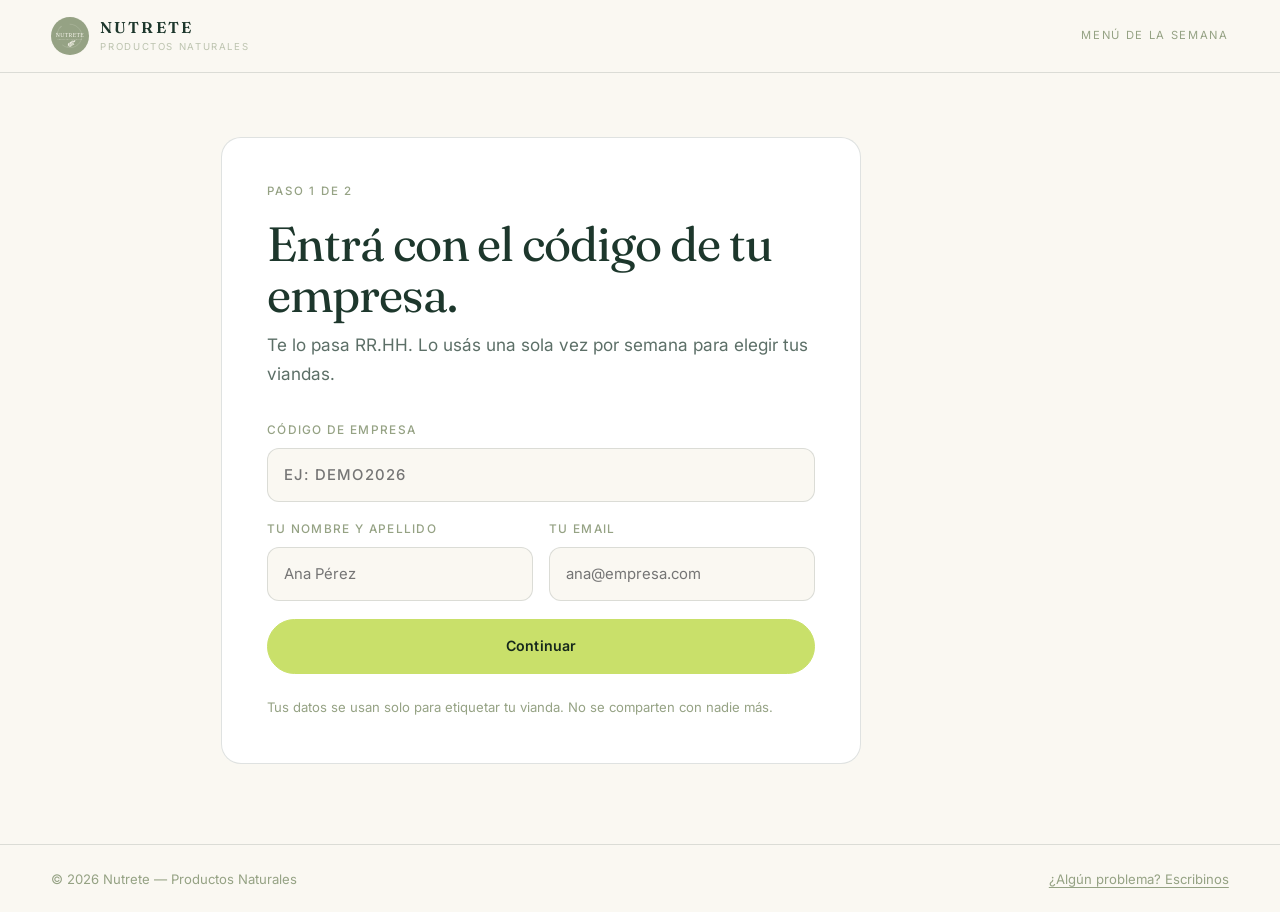
<file: elegir.html>
<!DOCTYPE html>
<html lang="es-UY">
<head>
<meta charset="utf-8">
<meta name="viewport" content="width=device-width, initial-scale=1">
<title>Elegí tu semana — Nutrete</title>
<meta name="description" content="Portal para que cada empleado elija su vianda de la semana.">
<meta name="theme-color" content="#0E1A14">
<meta name="robots" content="noindex">

<link rel="icon" href="assets/img/logo-badge.svg">
<link rel="preconnect" href="https://fonts.googleapis.com">
<link rel="preconnect" href="https://fonts.gstatic.com" crossorigin>
<link href="https://fonts.googleapis.com/css2?family=Fraunces:opsz,wght@9..144,300;9..144,400;9..144,500;9..144,600&family=Inter:wght@300;400;500;600&display=swap" rel="stylesheet">
<link rel="stylesheet" href="assets/css/style.css">
<link rel="stylesheet" href="assets/css/elegir.css">
</head>
<body class="portal">

<header class="pnav">
  <a class="brand" href="index.html" aria-label="Nutrete, inicio">
    <span class="brand__mark"></span>
    <span class="brand__text"><strong>NUTRETE</strong><small>productos naturales</small></span>
  </a>
  <p class="pnav__tag" id="navTag">Menú de la semana</p>
</header>

<main class="pmain">

  <!-- ═══ PASO 1 — ACCESO ═══ -->
  <section class="paso is-on" id="pasoAcceso">
    <div class="pcard pcard--acceso">
      <p class="kicker">Paso 1 de 2</p>
      <h1 class="h2 ptitle">Entrá con el código de tu empresa.</h1>
      <p class="plead">Te lo pasa RR.HH. Lo usás una sola vez por semana para elegir tus viandas.</p>

      <form id="formAcceso" novalidate>
        <label class="field">
          <span>Código de empresa</span>
          <input id="inCodigo" name="codigo" required autocomplete="off"
                 autocapitalize="characters" spellcheck="false" placeholder="Ej: DEMO2026">
        </label>
        <div class="f2">
          <label class="field">
            <span>Tu nombre y apellido</span>
            <input id="inNombre" name="nombre" required autocomplete="name" placeholder="Ana Pérez">
          </label>
          <label class="field">
            <span>Tu email</span>
            <input id="inEmail" name="email" type="email" required autocomplete="email" placeholder="ana@empresa.com">
          </label>
        </div>

        <p class="perror" id="errAcceso" hidden></p>
        <button class="btn btn--solid btn--full" type="submit" id="btnAcceso">Continuar</button>
      </form>

      <p class="pnote">Tus datos se usan solo para etiquetar tu vianda. No se comparten con nadie más.</p>
    </div>
  </section>

  <!-- ═══ PASO 2 — MENÚ ═══ -->
  <section class="paso" id="pasoMenu">
    <header class="phead">
      <div>
        <p class="kicker">Paso 2 de 2 · <span id="labelEmpresa">—</span></p>
        <h1 class="h2 ptitle">Elegí un plato para cada día.</h1>
        <p class="plead">Semana del <b id="labelSemana">—</b>. Podés cambiar tu elección hasta el domingo a las 20:00.</p>
      </div>
      <div class="pprog">
        <span id="progTxt">0 de 5 días</span>
        <div class="bar"><i id="progBar"></i></div>
      </div>
    </header>

    <div class="dias" id="dias"></div>

    <div class="pfoot">
      <p class="perror" id="errMenu" hidden></p>
      <button class="btn btn--solid btn--full" id="btnGuardar" disabled>Confirmar mi semana</button>
      <p class="pnote">Si dejás algún día sin elegir, ese día no se te entrega vianda.</p>
    </div>
  </section>

  <!-- ═══ PASO 3 — LISTO ═══ -->
  <section class="paso" id="pasoListo">
    <div class="pcard pcard--ok">
      <div class="tick" aria-hidden="true">✓</div>
      <h1 class="h2 ptitle">Listo, <span id="okNombre">—</span>.</h1>
      <p class="plead">Tu semana quedó registrada. Te esperamos con tu vianda.</p>
      <ul class="resumen" id="okResumen"></ul>
      <button class="btn btn--line btn--full" id="btnVolver">Cambiar mi elección</button>
    </div>
  </section>

</main>

<footer class="pfooter">
  <span>© <span id="year">2026</span> Nutrete — Productos Naturales</span>
  <a href="https://wa.me/59898741984" target="_blank" rel="noopener">¿Algún problema? Escribinos</a>
</footer>

<script src="assets/js/contenido.js"></script>
<script src="assets/js/elegir.js"></script>
</body>
</html>
</file>
<file: assets/css/style.css>
/* ═══════════════════════════════════════════
   NUTRETE — hoja de estilos
   ═══════════════════════════════════════════ */

:root{
  --ink:      #0B1610;
  --ink-2:    #101E17;
  --forest:   #1D372C;
  --sage:     #95A284;
  --sage-2:   #AEBB9E;
  --lime:     #C9E06A;
  --cream:    #F4F2E9;
  --paper:    #FAF8F2;
  --paper-2:  #F1EEE4;
  --line:     rgba(29,55,44,.14);
  --line-d:   rgba(244,242,233,.14);

  --f-display: 'Fraunces', Georgia, 'Times New Roman', serif;
  --f-sans:    'Inter', -apple-system, BlinkMacSystemFont, 'Segoe UI', Roboto, sans-serif;

  --wrap: 1240px;
  --pad: clamp(1.25rem, 4vw, 3.5rem);
  --sec-y: clamp(5.5rem, 11vw, 10rem);
  --ease: cubic-bezier(.22,1,.36,1);
}

*,*::before,*::after{ box-sizing:border-box; }
html{ scroll-behavior:smooth; -webkit-text-size-adjust:100%; }
body{
  margin:0; background:var(--paper); color:var(--forest);
  font-family:var(--f-sans); font-size:clamp(1rem,.96rem + .18vw,1.075rem);
  line-height:1.68; font-weight:400; -webkit-font-smoothing:antialiased;
  overflow-x:hidden;
}
img{ max-width:100%; display:block; }
a{ color:inherit; text-decoration:none; }
button,input,select,textarea{ font:inherit; color:inherit; }

.skip{ position:absolute; left:-9999px; }
.skip:focus{ left:1rem; top:1rem; z-index:999; background:var(--lime); color:var(--ink); padding:.7rem 1.1rem; border-radius:99px; }

.wrap{ width:100%; max-width:var(--wrap); margin-inline:auto; padding-inline:var(--pad); }
.wrap--narrow{ max-width:880px; }

/* ─── Tipografía ─────────────────────────── */
.h2{
  font-family:var(--f-display); font-weight:400;
  font-size:clamp(2.1rem,1.3rem + 3.4vw,4.1rem);
  line-height:1.05; letter-spacing:-.022em; margin:0 0 1.1rem;
}
.h3{
  font-family:var(--f-display); font-weight:400;
  font-size:clamp(1.45rem,1.15rem + 1.2vw,2.05rem);
  line-height:1.18; letter-spacing:-.015em; margin:0 0 .7rem;
}
.h3--big{ font-size:clamp(1.7rem,1.2rem + 2.1vw,2.85rem); line-height:1.13; margin-bottom:1.4rem; }

.kicker{
  font-size:.72rem; font-weight:500; letter-spacing:.16em; text-transform:uppercase;
  color:var(--sage); margin:0 0 1.1rem;
}
.kicker--sm{ font-size:.64rem; margin-bottom:.35rem; }

.sec{ padding-block:var(--sec-y); position:relative; }
.sec__head{ max-width:760px; margin-bottom:clamp(3rem,6vw,5.5rem); }
.sec__lead{ font-size:clamp(1.02rem,.98rem + .3vw,1.2rem); opacity:.72; margin:1.3rem 0 0; max-width:60ch; }

/* ─── Botones ────────────────────────────── */
.btn{
  --bg:transparent; --fg:currentColor; --bd:currentColor;
  display:inline-flex; align-items:center; justify-content:center; gap:.55rem;
  padding:.92rem 1.7rem; border-radius:99px; border:1px solid var(--bd);
  background:var(--bg); color:var(--fg);
  font-size:.885rem; font-weight:500; letter-spacing:.01em; cursor:pointer;
  transition:transform .5s var(--ease), background .35s, color .35s, border-color .35s, opacity .3s;
  white-space:nowrap;
}
.btn:hover{ transform:translateY(-2px); }
.btn--solid{ --bg:var(--lime); --fg:#16281C; --bd:var(--lime); font-weight:600; }
.btn--solid:hover{ --bg:#D7EC7F; --bd:#D7EC7F; }
.btn--line{ --bd:rgba(244,242,233,.34); --fg:var(--cream); }
.btn--line:hover{ --bd:var(--cream); --bg:rgba(244,242,233,.08); }
.btn--ghost{ --bd:rgba(244,242,233,.3); --fg:var(--cream); padding:.72rem 1.35rem; font-size:.82rem; }
.btn--ghost:hover{ --bg:var(--cream); --fg:var(--ink); --bd:var(--cream); }
.btn--full{ width:100%; }
.btn[disabled]{ opacity:.35; pointer-events:none; }

.link-arrow{
  display:inline-flex; align-items:center; gap:.5rem; margin-top:1.6rem;
  font-size:.9rem; font-weight:500; border-bottom:1px solid currentColor; padding-bottom:.2rem;
  transition:gap .4s var(--ease);
}
.link-arrow::after{ content:'→'; }
.link-arrow:hover{ gap:.9rem; }

/* ═══ NAV ═══════════════════════════════════ */
.nav{
  position:fixed; inset:0 0 auto 0; z-index:100;
  padding-block:clamp(.9rem,1.6vw,1.5rem);
  color:var(--cream);
  transition:background .5s var(--ease), padding .5s var(--ease), box-shadow .5s;
  backdrop-filter:blur(0px);
}
.nav.is-stuck{
  background:rgba(11,22,16,.82); backdrop-filter:blur(16px) saturate(1.2);
  padding-block:.65rem; box-shadow:0 1px 0 rgba(244,242,233,.09);
}
.nav__inner{
  width:100%; max-width:var(--wrap); margin-inline:auto; padding-inline:var(--pad);
  display:flex; align-items:center; justify-content:space-between; gap:2rem;
}
.brand{ display:flex; align-items:center; gap:.75rem; }
.brand__mark{
  width:38px; height:38px; flex:none; border-radius:50%;
  background:url('../img/logo-badge.svg') center/cover no-repeat;
  box-shadow:0 0 0 1px rgba(244,242,233,.18);
}
.brand__text{ display:flex; flex-direction:column; line-height:1; }
.brand__text strong{
  font-family:var(--f-display); font-weight:400; font-size:1.06rem; letter-spacing:.13em;
}
.brand__text small{ font-size:.53rem; letter-spacing:.24em; text-transform:uppercase; opacity:.6; margin-top:.32rem; }

.nav__links{ display:flex; gap:clamp(1rem,2.2vw,2.1rem); }
.nav__links a{
  font-size:.845rem; opacity:.74; position:relative; padding-block:.3rem;
  transition:opacity .3s;
}
.nav__links a::after{
  content:''; position:absolute; left:0; bottom:0; width:0; height:1px;
  background:var(--lime); transition:width .45s var(--ease);
}
.nav__links a:hover{ opacity:1; }
.nav__links a:hover::after{ width:100%; }

.nav__cta{ display:flex; align-items:center; gap:.8rem; }
.burger{ display:none; width:42px; height:42px; border:1px solid rgba(244,242,233,.25); border-radius:50%; background:none; cursor:pointer; flex-direction:column; align-items:center; justify-content:center; gap:5px; }
.burger span{ display:block; width:15px; height:1.5px; background:var(--cream); transition:transform .4s var(--ease), opacity .3s; }
.burger[aria-expanded="true"] span:first-child{ transform:translateY(3.2px) rotate(45deg); }
.burger[aria-expanded="true"] span:last-child{ transform:translateY(-3.2px) rotate(-45deg); }

.drawer{
  position:fixed; inset:0; z-index:99; background:rgba(11,22,16,.97); backdrop-filter:blur(20px);
  display:flex; flex-direction:column; align-items:center; justify-content:center; gap:1.6rem;
  color:var(--cream); animation:fade .4s var(--ease);
}
.drawer[hidden]{ display:none; }
.drawer a{ font-family:var(--f-display); font-size:1.7rem; opacity:.85; }
.drawer .btn{ font-family:var(--f-sans); font-size:.9rem; margin-top:1rem; }
@keyframes fade{ from{opacity:0} to{opacity:1} }

/* ═══ HERO CINEMATOGRÁFICO ═══════════════════ */
.hero{
  position:relative; min-height:100svh; display:flex; align-items:flex-end;
  padding-block:clamp(8rem,16vh,11rem) clamp(3.5rem,8vh,6rem);
  color:var(--cream); overflow:hidden; isolation:isolate; background:var(--ink);
}

.film{ position:absolute; inset:0; z-index:-1; overflow:hidden; }
.film__stage{ position:absolute; inset:-4%; }

.film__shot{
  position:absolute; inset:0; opacity:0;
  background-size:cover; background-repeat:no-repeat;
  transform:scale(1.06);
  transition:opacity 2s var(--ease);
  will-change:transform,opacity;
  /* El blur leve funciona como profundidad de campo y, de paso, disimula
     que las fotos de origen son capturas de baja resolución. */
  filter:saturate(.86) contrast(1.06) brightness(.9) blur(1.6px);
}
/* Secuencia de tomas. Las rutas viven acá para que sean relativas a este archivo. */
.film__shot:nth-child(1){ background-image:url('../img/ensaladas.jpg'); background-position:50% 45%; }
.film__shot:nth-child(2){ background-image:url('../img/empanadas.jpg'); background-position:50% 58%; }
.film__shot:nth-child(3){ background-image:url('../img/jugos.jpg');     background-position:50% 46%; }
.film__shot:nth-child(4){ background-image:url('../img/frolitas.jpg');  background-position:45% 50%; }
.film__shot:nth-child(5){ background-image:url('../img/postres.jpg');   background-position:55% 44%; }
.film__shot:nth-child(6){ background-image:url('../img/tortita.jpg');   background-position:50% 52%; }
.film__shot.is-active{ opacity:1; }
.film__shot.is-active:nth-child(odd) { animation:kb-a 13s linear forwards; }
.film__shot.is-active:nth-child(even){ animation:kb-b 13s linear forwards; }
@keyframes kb-a{
  from{ transform:scale(1.05) translate3d(0,0,0); }
  to  { transform:scale(1.19) translate3d(-1.6%,-1.1%,0); }
}
@keyframes kb-b{
  from{ transform:scale(1.19) translate3d(1.4%,.9%,0); }
  to  { transform:scale(1.05) translate3d(0,0,0); }
}

/* corrección de color / legibilidad */
.film__grade{
  position:absolute; inset:0; pointer-events:none;
  background:
    linear-gradient(180deg, rgba(11,22,16,.80) 0%, rgba(11,22,16,.34) 30%, rgba(11,22,16,.50) 60%, rgba(11,22,16,.95) 100%),
    linear-gradient(98deg,  rgba(11,22,16,.88) 0%, rgba(11,22,16,.52) 46%, rgba(11,22,16,.12) 80%),
    radial-gradient(120% 70% at 80% 20%, rgba(201,224,106,.10), transparent 58%),
    radial-gradient(100% 70% at 10% 92%, rgba(29,55,44,.45), transparent 64%);
}

/* barrido de luz */
.film__sweep{
  position:absolute; top:-40%; left:-60%; width:55%; height:180%; pointer-events:none;
  background:linear-gradient(90deg, transparent, rgba(244,242,233,.055) 40%, rgba(244,242,233,.09) 50%, rgba(244,242,233,.055) 60%, transparent);
  transform:rotate(14deg); filter:blur(24px);
  animation:sweep 17s var(--ease) infinite;
}
@keyframes sweep{
  0%,100%{ left:-60%; opacity:0; }
  12%{ opacity:1; }
  70%{ left:130%; opacity:0; }
}

.film__vignette{
  position:absolute; inset:0; pointer-events:none;
  background:radial-gradient(ellipse 80% 74% at 50% 45%, transparent 34%, rgba(0,0,0,.26) 74%, rgba(0,0,0,.55) 100%);
}

/* grano de película */
.film__grain{
  position:absolute; inset:-150%; pointer-events:none; opacity:.09; mix-blend-mode:overlay;
  background-image:url("data:image/svg+xml,%3Csvg xmlns='http://www.w3.org/2000/svg' width='220' height='220'%3E%3Cfilter id='n'%3E%3CfeTurbulence type='fractalNoise' baseFrequency='.82' numOctaves='3' stitchTiles='stitch'/%3E%3C/filter%3E%3Crect width='100%25' height='100%25' filter='url(%23n)'/%3E%3C/svg%3E");
  animation:grain .7s steps(5) infinite;
}
@keyframes grain{
  0%  { transform:translate(0,0) }
  20% { transform:translate(-3%,2%) }
  40% { transform:translate(2%,-3%) }
  60% { transform:translate(-2%,-2%) }
  80% { transform:translate(3%,1%) }
  100%{ transform:translate(0,0) }
}

/* micro-scanlines */
.film__bars{
  position:absolute; inset:0; pointer-events:none; opacity:.035;
  background:repeating-linear-gradient(180deg, rgba(255,255,255,.8) 0 1px, transparent 1px 3px);
}

.film__dust{ position:absolute; inset:0; pointer-events:none; opacity:.5; }

/* contenido del hero */
.hero__inner{ width:100%; max-width:var(--wrap); margin-inline:auto; padding-inline:var(--pad); }

.hero__eyebrow{
  display:inline-flex; align-items:center; gap:.6rem; margin:0 0 clamp(1.4rem,3vw,2.2rem);
  font-size:.735rem; letter-spacing:.15em; text-transform:uppercase; color:var(--sage-2);
  padding:.5rem 1rem .5rem .8rem; border:1px solid rgba(244,242,233,.18); border-radius:99px;
  background:rgba(11,22,16,.28); backdrop-filter:blur(6px);
}
.hero__eyebrow .dot{ width:6px; height:6px; border-radius:50%; background:var(--lime); box-shadow:0 0 0 4px rgba(201,224,106,.16); animation:pulse 2.6s ease-in-out infinite; }
@keyframes pulse{ 0%,100%{opacity:1} 50%{opacity:.35} }

.hero__title{
  font-family:var(--f-display); font-weight:300;
  font-size:clamp(3rem,1.4rem + 8.4vw,8.6rem);
  line-height:.94; letter-spacing:-.038em; margin:0 0 clamp(1.5rem,3vw,2.2rem);
  max-width:14ch;
}
.hero__title .ln{ display:block; overflow:hidden; padding-bottom:.06em; }
.hero__title .ln > span{
  display:block; transform:translateY(105%);
  animation:lineUp 1.35s var(--ease) forwards;
}
.hero__title .ln:nth-child(2) > span{ animation-delay:.12s; }
@keyframes lineUp{ to{ transform:translateY(0); } }

.hero__lead{
  max-width:52ch; font-size:clamp(1.02rem,.97rem + .38vw,1.24rem);
  color:rgba(244,242,233,.8); margin:0 0 clamp(2rem,4vw,2.8rem);
  opacity:0; animation:riseIn 1s var(--ease) .5s forwards;
}
.hero__lead strong{ color:var(--cream); font-weight:500; }

.hero__actions{ display:flex; flex-wrap:wrap; gap:.85rem; opacity:0; animation:riseIn 1s var(--ease) .65s forwards; }
@keyframes riseIn{ from{ opacity:0; transform:translateY(22px); } to{ opacity:1; transform:none; } }

.hero__facts{
  list-style:none; margin:clamp(2.8rem,6vw,4.5rem) 0 0; padding:0;
  display:flex; flex-wrap:wrap; gap:clamp(1.6rem,5vw,4.5rem);
  border-top:1px solid rgba(244,242,233,.14); padding-top:1.6rem;
  opacity:0; animation:riseIn 1s var(--ease) .85s forwards;
}
.hero__facts li{ display:flex; flex-direction:column; gap:.15rem; }
.hero__facts b{ font-family:var(--f-display); font-weight:400; font-size:1.12rem; letter-spacing:-.01em; }
.hero__facts span{ font-size:.79rem; color:rgba(244,242,233,.55); }

.hero__scroll{
  position:absolute; right:var(--pad); bottom:clamp(3.5rem,8vh,6rem); z-index:2;
  display:flex; flex-direction:column; align-items:center; gap:.7rem;
  font-size:.62rem; letter-spacing:.2em; text-transform:uppercase; color:rgba(244,242,233,.4);
  writing-mode:vertical-rl;
}
.hero__scroll span{ width:1px; height:52px; background:linear-gradient(rgba(244,242,233,.05), rgba(244,242,233,.55)); }

/* ═══ MARQUEE ═══════════════════════════════ */
.marquee{
  background:var(--forest); color:var(--cream); overflow:hidden;
  padding-block:1rem; border-block:1px solid rgba(244,242,233,.08);
}
.marquee__track{
  display:flex; align-items:center; gap:2.2rem; width:max-content;
  animation:slide 46s linear infinite;
}
.marquee span{ font-family:var(--f-display); font-size:clamp(1rem,1.6vw,1.4rem); white-space:nowrap; opacity:.9; }
.marquee i{ color:var(--lime); font-style:normal; font-size:.75rem; opacity:.8; }
@keyframes slide{ to{ transform:translateX(-50%); } }

/* ═══ REVEAL ════════════════════════════════ */
.reveal{ opacity:0; transform:translateY(30px); transition:opacity 1s var(--ease), transform 1s var(--ease); }
.reveal.in{ opacity:1; transform:none; }

/* ═══ SECCIONES CLARAS / OSCURAS ════════════ */
.sec--empresas, .sec--cocina, .sec--about, .sec--faq{ background:var(--paper); }
.sec--menu{ background:var(--paper-2); }
.sec--dark{ background:var(--ink); color:var(--cream); }
.sec--dark .kicker{ color:var(--lime); }
.sec--contacto{ background:var(--ink-2); color:var(--cream); }
.sec--contacto .kicker{ color:var(--lime); }

/* ═══ GRID DE TARJETAS ══════════════════════ */
.grid3{ display:grid; grid-template-columns:repeat(auto-fit,minmax(270px,1fr)); gap:clamp(1.2rem,2.4vw,2rem); }

.card{
  border:1px solid var(--line); border-radius:20px; padding:clamp(1.6rem,3vw,2.3rem);
  background:#fff; transition:transform .6s var(--ease), box-shadow .6s var(--ease), border-color .5s;
}
.card:hover{ transform:translateY(-6px); box-shadow:0 24px 60px -32px rgba(29,55,44,.35); border-color:rgba(29,55,44,.22); }
.card__num{ display:block; font-family:var(--f-display); font-size:.9rem; color:var(--sage); margin-bottom:1.6rem; letter-spacing:.1em; }
.card h3{ font-family:var(--f-display); font-weight:400; font-size:1.28rem; line-height:1.25; margin:0 0 .7rem; letter-spacing:-.012em; }
.card p{ margin:0; font-size:.945rem; opacity:.72; }

/* ═══ SPLIT ═════════════════════════════════ */
.split{
  display:grid; grid-template-columns:1.05fr 1fr; gap:clamp(2rem,5vw,5rem);
  align-items:center; margin-top:clamp(3.5rem,7vw,6.5rem);
}
.split--rev{ margin-top:0; grid-template-columns:1fr 1.05fr; }
.split--rev .split__media{ order:-1; }
.split__media{ position:relative; border-radius:22px; overflow:hidden; aspect-ratio:4/3.2; }
.split__media img{ width:100%; height:100%; object-fit:cover; transition:transform 1.4s var(--ease); }
.split:hover .split__media img{ transform:scale(1.04); }
.split__tag{
  position:absolute; left:1rem; bottom:1rem; padding:.5rem 1rem; border-radius:99px;
  background:rgba(11,22,16,.62); backdrop-filter:blur(10px); color:var(--cream);
  font-size:.74rem; letter-spacing:.08em; text-transform:uppercase;
}
.split__body p{ opacity:.74; margin:0 0 .9rem; }
.split__body .h3{ opacity:1; }

/* ═══ PASOS ═════════════════════════════════ */
.steps{
  list-style:none; margin:0; padding:0;
  display:grid; grid-template-columns:repeat(auto-fit,minmax(230px,1fr)); gap:0;
  border-top:1px solid var(--line-d);
}
.step{
  padding:clamp(1.8rem,3.4vw,2.6rem) clamp(1rem,2vw,1.8rem) clamp(2rem,4vw,3rem) 0;
  border-right:1px solid var(--line-d); position:relative;
}
.step:last-child{ border-right:none; }
.step::before{
  content:''; position:absolute; top:-3px; left:0; width:5px; height:5px; border-radius:50%;
  background:var(--lime);
}
.step__day{
  display:block; font-size:.7rem; letter-spacing:.16em; text-transform:uppercase;
  color:var(--lime); margin-bottom:1.5rem;
}
.step h3{ font-family:var(--f-display); font-weight:400; font-size:1.4rem; line-height:1.2; margin:0 0 .65rem; letter-spacing:-.015em; }
.step p{ margin:0; font-size:.92rem; color:rgba(244,242,233,.62); }

/* ═══ MENÚ SEMANAL ══════════════════════════ */
.menu{
  background:#fff; border:1px solid var(--line); border-radius:24px; overflow:hidden;
  box-shadow:0 40px 90px -50px rgba(29,55,44,.4);
}
.menu__top{
  display:flex; flex-wrap:wrap; gap:1.5rem; justify-content:space-between; align-items:flex-end;
  padding:clamp(1.4rem,3vw,2.2rem) clamp(1.3rem,3vw,2.4rem); border-bottom:1px solid var(--line);
}
.menu__week{ font-family:var(--f-display); font-size:1.35rem; margin:0; letter-spacing:-.01em; }
.menu__progress{ min-width:210px; }
.menu__progress span{ font-size:.78rem; opacity:.6; display:block; margin-bottom:.5rem; }
.bar{ height:3px; background:var(--line); border-radius:99px; overflow:hidden; }
.bar i{ display:block; height:100%; width:0; background:var(--forest); border-radius:99px; transition:width .7s var(--ease); }

.menu__days{ display:flex; overflow-x:auto; border-bottom:1px solid var(--line); scrollbar-width:none; }
.menu__days::-webkit-scrollbar{ display:none; }
.day{
  flex:1 0 auto; min-width:118px; padding:1.05rem 1.2rem; background:none; border:none; cursor:pointer;
  border-right:1px solid var(--line); text-align:left; position:relative;
  transition:background .35s;
}
.day:last-child{ border-right:none; }
.day:hover{ background:var(--paper-2); }
.day.is-on{ background:var(--forest); color:var(--cream); }
.day b{ display:block; font-size:.92rem; font-weight:500; }
.day small{ display:block; font-size:.72rem; opacity:.55; margin-top:.15rem; }
.day .tick{
  position:absolute; top:.75rem; right:.85rem; width:15px; height:15px; border-radius:50%;
  background:var(--lime); color:#16281C; font-size:.62rem; display:none;
  align-items:center; justify-content:center; font-weight:700;
}
.day.has-pick .tick{ display:flex; }

.menu__panel{ padding:clamp(1.3rem,3vw,2.4rem); }
.dishes{ display:grid; grid-template-columns:repeat(auto-fit,minmax(240px,1fr)); gap:1rem; }
.dish{
  text-align:left; background:none; cursor:pointer; padding:1.35rem 1.4rem;
  border:1px solid var(--line); border-radius:16px; position:relative;
  transition:border-color .4s, background .4s, transform .5s var(--ease);
}
.dish:hover{ transform:translateY(-3px); border-color:rgba(29,55,44,.3); }
.dish.is-picked{ border-color:var(--forest); background:rgba(29,55,44,.045); }
.dish.is-picked::after{
  content:'✓'; position:absolute; top:1rem; right:1rem;
  width:22px; height:22px; border-radius:50%; background:var(--forest); color:var(--cream);
  font-size:.7rem; display:flex; align-items:center; justify-content:center;
}
.dish__tag{ font-size:.63rem; letter-spacing:.14em; text-transform:uppercase; color:var(--sage); display:block; margin-bottom:.6rem; }
.dish__name{ font-family:var(--f-display); font-size:1.12rem; line-height:1.25; display:block; margin-bottom:.45rem; padding-right:1.8rem; letter-spacing:-.01em; }
.dish__desc{ font-size:.845rem; opacity:.62; display:block; }
.dish__marks{ display:flex; gap:.35rem; flex-wrap:wrap; margin-top:.85rem; }
.dish__marks em{
  font-style:normal; font-size:.63rem; letter-spacing:.06em; text-transform:uppercase;
  padding:.24rem .58rem; border-radius:99px; background:var(--paper-2); color:var(--forest); opacity:.8;
}

.menu__foot{
  display:flex; flex-wrap:wrap; gap:1.2rem; justify-content:space-between; align-items:center;
  padding:clamp(1.2rem,2.6vw,1.9rem) clamp(1.3rem,3vw,2.4rem); border-top:1px solid var(--line);
  background:var(--paper);
}
.menu__summary{ font-size:.86rem; opacity:.7; max-width:60ch; }
.menu__summary b{ font-weight:500; opacity:1; }
.menu__note{ padding:0 clamp(1.3rem,3vw,2.4rem) 1.4rem; margin:0; font-size:.74rem; opacity:.45; background:var(--paper); }

/* ═══ GALERÍA ═══════════════════════════════ */
/* 9 piezas: la principal ocupa 2×2 y las 8 restantes completan la grilla
   exacta (3 col × 4 filas). Sin huecos en ningún breakpoint. */
.gallery{
  display:grid; grid-template-columns:repeat(3,1fr);
  grid-auto-rows:clamp(180px,17vw,240px); gap:clamp(.7rem,1.4vw,1.1rem);
}
.g{ margin:0; position:relative; overflow:hidden; border-radius:16px; background:var(--paper-2); }
.g--hero{ grid-column:span 2; grid-row:span 2; }
.g img{ width:100%; height:100%; object-fit:cover; transition:transform 1.5s var(--ease), filter .6s; }
.g:hover img{ transform:scale(1.06); }
.g figcaption{
  position:absolute; inset:auto 0 0 0; padding:1.6rem 1.2rem 1.1rem; color:var(--cream);
  background:linear-gradient(transparent, rgba(11,22,16,.55) 42%, rgba(11,22,16,.92));
  display:flex; flex-direction:column; gap:.22rem;
}
.g figcaption b{ font-family:var(--f-display); font-weight:400; font-size:1.06rem; letter-spacing:-.01em; }
.g figcaption span{
  font-size:.78rem; opacity:0; max-height:0; overflow:hidden;
  transition:opacity .5s var(--ease), max-height .5s var(--ease);
  color:rgba(244,242,233,.72);
}
.g:hover figcaption span{ opacity:1; max-height:4rem; }

/* ═══ PLANES ════════════════════════════════ */
.plans{ align-items:stretch; }
.plan{
  border:1px solid var(--line-d); border-radius:22px; padding:clamp(1.8rem,3.2vw,2.5rem);
  display:flex; flex-direction:column; position:relative;
  transition:border-color .5s, background .5s, transform .6s var(--ease);
}
.plan:hover{ transform:translateY(-6px); border-color:rgba(244,242,233,.3); }
.plan--feat{ background:rgba(244,242,233,.045); border-color:rgba(201,224,106,.4); }
.plan__badge{
  position:absolute; top:-.7rem; left:clamp(1.8rem,3.2vw,2.5rem);
  background:var(--lime); color:#16281C; font-size:.66rem; font-weight:600;
  letter-spacing:.1em; text-transform:uppercase; padding:.32rem .85rem; border-radius:99px;
}
.plan h3{ font-family:var(--f-display); font-weight:400; font-size:1.9rem; margin:0 0 .2rem; letter-spacing:-.02em; }
.plan__days{ font-size:.78rem; letter-spacing:.13em; text-transform:uppercase; color:var(--lime); margin:0 0 1.3rem; }
.plan__desc{ font-size:.92rem; color:rgba(244,242,233,.65); margin:0 0 1.6rem; }
.plan ul{ list-style:none; margin:0 0 2rem; padding:0; display:flex; flex-direction:column; gap:.7rem; flex:1; }
.plan li{ font-size:.885rem; padding-left:1.35rem; position:relative; color:rgba(244,242,233,.82); }
.plan li::before{ content:''; position:absolute; left:0; top:.62em; width:5px; height:5px; border-radius:50%; background:var(--lime); }
.plans__note{ text-align:center; margin:clamp(2.5rem,5vw,3.5rem) 0 0; font-size:.88rem; color:rgba(244,242,233,.5); }

/* ═══ NOSOTROS ══════════════════════════════ */
.sec--about .split{ margin-top:0; align-items:center; }
.about__pills{ list-style:none; margin:2rem 0 0; padding:0; display:flex; flex-wrap:wrap; gap:.5rem; }
.about__pills li{
  font-size:.78rem; padding:.5rem 1rem; border:1px solid var(--line); border-radius:99px; opacity:.78;
}

/* ═══ FAQ ═══════════════════════════════════ */
.faq details{ border-top:1px solid var(--line); }
.faq details:last-child{ border-bottom:1px solid var(--line); }
.faq summary{
  list-style:none; cursor:pointer; padding:1.5rem 2.5rem 1.5rem 0; position:relative;
  font-family:var(--f-display); font-size:clamp(1.05rem,1rem + .35vw,1.28rem); letter-spacing:-.01em;
  transition:color .3s;
}
.faq summary::-webkit-details-marker{ display:none; }
.faq summary::after{
  content:'+'; position:absolute; right:.3rem; top:50%; transform:translateY(-50%);
  font-family:var(--f-sans); font-size:1.35rem; font-weight:300; color:var(--sage);
  transition:transform .45s var(--ease);
}
.faq details[open] summary::after{ transform:translateY(-50%) rotate(45deg); }
.faq summary:hover{ color:var(--sage); }
.faq p{ margin:0 0 1.7rem; max-width:66ch; font-size:.945rem; opacity:.72; padding-right:2.5rem; }

/* ═══ CONTACTO ══════════════════════════════ */
.contact{ display:grid; grid-template-columns:1fr 1.05fr; gap:clamp(2.5rem,6vw,6rem); align-items:start; }
.contact__direct{ margin-top:clamp(2.2rem,4vw,3rem); display:flex; flex-direction:column; }
.contact__row{
  display:flex; align-items:center; gap:1.1rem; padding:1.1rem 0;
  border-top:1px solid var(--line-d); transition:padding-left .45s var(--ease);
}
.contact__row:last-child{ border-bottom:1px solid var(--line-d); }
a.contact__row:hover{ padding-left:.6rem; }
.contact__ico{
  width:38px; height:38px; flex:none; border-radius:50%; border:1px solid rgba(244,242,233,.2);
  display:flex; align-items:center; justify-content:center; font-size:.9rem; color:var(--lime);
}
.contact__row b{ display:block; font-weight:500; font-size:.95rem; }
.contact__row small{ display:block; font-size:.82rem; color:rgba(244,242,233,.55); margin-top:.1rem; }

.form{
  background:rgba(244,242,233,.04); border:1px solid var(--line-d); border-radius:22px;
  padding:clamp(1.5rem,3.4vw,2.6rem); display:flex; flex-direction:column; gap:1.05rem;
}
.f2{ display:grid; grid-template-columns:1fr 1fr; gap:1.05rem; }
.field{ display:flex; flex-direction:column; gap:.5rem; }
.field > span{ font-size:.75rem; letter-spacing:.09em; text-transform:uppercase; color:rgba(244,242,233,.55); }
.field input, .field select, .field textarea{
  background:rgba(11,22,16,.4); border:1px solid rgba(244,242,233,.16); border-radius:11px;
  padding:.85rem 1rem; color:var(--cream); font-size:.93rem; width:100%;
  transition:border-color .35s, background .35s;
}
.field textarea{ resize:vertical; min-height:110px; }
.field input:focus, .field select:focus, .field textarea:focus{
  outline:none; border-color:var(--lime); background:rgba(11,22,16,.6);
}
.field input.err, .field select.err{ border-color:#E4795F; }
.field select option{ background:var(--ink); }
.form__hint{ margin:0; font-size:.76rem; color:rgba(244,242,233,.42); text-align:center; }
.form__ok{
  background:rgba(201,224,106,.12); border:1px solid rgba(201,224,106,.4); color:var(--lime);
  border-radius:11px; padding:.85rem 1rem; font-size:.87rem; text-align:center;
}

/* ═══ FOOTER ════════════════════════════════ */
.foot{ background:#070F0B; color:var(--cream); padding-block:clamp(3.5rem,7vw,5.5rem) 2rem; }
.foot__top{ display:grid; grid-template-columns:1fr 1.4fr; gap:clamp(2.5rem,6vw,5rem); padding-bottom:clamp(2.5rem,5vw,4rem); }
.foot__brand p{ font-size:.87rem; color:rgba(244,242,233,.5); margin:1.4rem 0 0; }
.foot__nav{ display:grid; grid-template-columns:repeat(3,1fr); gap:2rem; }
.foot__nav h4{ font-size:.7rem; letter-spacing:.16em; text-transform:uppercase; color:var(--sage); margin:0 0 1.1rem; font-weight:500; }
.foot__nav a{ display:block; font-size:.87rem; color:rgba(244,242,233,.62); padding-block:.35rem; transition:color .3s, transform .4s var(--ease); }
.foot__nav a:hover{ color:var(--cream); transform:translateX(3px); }
.foot__bottom{
  display:flex; flex-wrap:wrap; gap:1rem; justify-content:space-between;
  border-top:1px solid rgba(244,242,233,.1); padding-top:1.8rem;
  font-size:.76rem; color:rgba(244,242,233,.38);
}

/* ═══ WHATSAPP FLOTANTE ═════════════════════ */
.wa{
  position:fixed; right:clamp(1rem,2.5vw,2rem); bottom:clamp(1rem,2.5vw,2rem); z-index:90;
  width:54px; height:54px; border-radius:50%; background:var(--forest); color:var(--cream);
  display:flex; align-items:center; justify-content:center;
  box-shadow:0 14px 34px -12px rgba(0,0,0,.6);
  opacity:0; transform:scale(.6); pointer-events:none;
  transition:opacity .5s var(--ease), transform .5s var(--ease), background .3s;
}
.wa.on{ opacity:1; transform:none; pointer-events:auto; }
.wa:hover{ background:#25D366; color:#0B1610; }

/* ═══ RESPONSIVE ════════════════════════════ */
@media (max-width:1080px){
  .nav__links{ display:none; }
  .burger{ display:flex; }
  .btn--ghost{ display:none; }
  .gallery{ grid-template-columns:repeat(2,1fr); grid-auto-rows:200px; }
  .contact{ grid-template-columns:1fr; }
  .foot__top{ grid-template-columns:1fr; }
  /* deja aire para que el botón flotante de WhatsApp no tape el pie */
  .foot{ padding-bottom:5.5rem; }
}
@media (max-width:860px){
  .split, .split--rev{ grid-template-columns:1fr; }
  .split--rev .split__media{ order:0; }
  .steps{ grid-template-columns:1fr; }
  .step{ border-right:none; border-bottom:1px solid var(--line-d); padding-right:0; }
  .step:last-child{ border-bottom:none; }
  .hero__scroll{ display:none; }
  .hero{ align-items:flex-end; }
}
@media (max-width:620px){
  .f2{ grid-template-columns:1fr; }
  .gallery{ grid-template-columns:1fr; grid-auto-rows:210px; }
  .g--hero{ grid-column:span 1; grid-row:span 1; }
  .g figcaption span{ opacity:1; max-height:4rem; }
  .foot__nav{ grid-template-columns:1fr 1fr; }
  .hero__facts{ gap:1.3rem 2.2rem; }
  .hero__title{ max-width:none; }
}

/* ═══ MOVIMIENTO REDUCIDO ═══════════════════ */
@media (prefers-reduced-motion:reduce){
  *,*::before,*::after{ animation-duration:.01ms !important; animation-iteration-count:1 !important; transition-duration:.01ms !important; }
  html{ scroll-behavior:auto; }
  .reveal{ opacity:1; transform:none; }
  .hero__title .ln > span{ transform:none; }
  .hero__lead,.hero__actions,.hero__facts{ opacity:1; }
  .film__grain,.film__sweep,.film__dust{ display:none; }
}

/* ─── Acceso al portal de empleados ──────── */
.nav__portal{
  display:inline-flex; align-items:center; gap:.5rem;
  font-size:.8rem; opacity:.72; white-space:nowrap;
  transition:opacity .3s;
}
.nav__portal:hover{ opacity:1; }
.nav__portal .dot{
  width:6px; height:6px; border-radius:50%; flex:none;
  background:var(--lime);
  box-shadow:0 0 0 3px rgba(201,224,106,.18);
}
.menu__note a{
  color:var(--forest); text-decoration:underline;
  text-underline-offset:3px; text-decoration-thickness:1px;
  text-decoration-color:var(--sage);
}
.menu__note a:hover{ text-decoration-color:var(--forest); }

@media (max-width:1080px){
  .nav__portal{ display:none; }
}
</file>
<file: assets/css/elegir.css>
/* ═══════════════════════════════════════════
   NUTRETE — Portal "Elegí tu semana"
   Usa los tokens de style.css
   ═══════════════════════════════════════════ */

.portal{
  background:var(--paper);
  min-height:100vh;
  display:flex; flex-direction:column;
}

/* ─── Barra superior ─────────────────────── */
.pnav{
  display:flex; align-items:center; justify-content:space-between; gap:1rem;
  padding:1.05rem var(--pad);
  border-bottom:1px solid var(--line);
  background:var(--paper);
  position:sticky; top:0; z-index:20;
}
.pnav .brand__mark{
  width:38px; height:38px; border-radius:50%;
  background:var(--sage) url('../img/logo-badge.svg') center/cover no-repeat;
  flex:none;
}
.pnav .brand{ display:flex; align-items:center; gap:.7rem; }
.pnav .brand__text{ display:flex; flex-direction:column; line-height:1.1; }
.pnav .brand__text strong{ font-size:.98rem; letter-spacing:.13em; font-weight:600; }
.pnav .brand__text small{ font-size:.6rem; letter-spacing:.17em; text-transform:uppercase; color:var(--sage); }
.pnav__tag{
  margin:0; font-size:.7rem; letter-spacing:.15em; text-transform:uppercase;
  color:var(--sage); text-align:right;
}

/* ─── Contenedor ─────────────────────────── */
.pmain{
  flex:1;
  width:100%; max-width:940px; margin-inline:auto;
  padding:clamp(2rem,6vw,4rem) var(--pad) clamp(3rem,8vw,5rem);
}

.paso{ display:none; }
.paso.is-on{ display:block; animation:pin .5s var(--ease) both; }
@keyframes pin{ from{ opacity:0; transform:translateY(14px); } to{ opacity:1; transform:none; } }

.ptitle{ font-size:clamp(1.8rem,1.2rem + 2.4vw,3rem); margin-bottom:.7rem; }
.plead{ color:rgba(29,55,44,.72); margin:0 0 2rem; max-width:56ch; }
.pnote{ font-size:.82rem; color:var(--sage); margin:1.4rem 0 0; }

/* ─── Tarjetas ───────────────────────────── */
.pcard{
  background:#fff;
  border:1px solid var(--line);
  border-radius:20px;
  padding:clamp(1.6rem,4vw,2.8rem);
}
.pcard--acceso{ max-width:640px; }
.pcard--ok{ max-width:600px; text-align:center; }
.pcard--ok .plead{ margin-inline:auto; }

/* ─── Formulario ─────────────────────────── */
.field{ display:block; margin-bottom:1.1rem; }
.field > span{
  display:block; font-size:.74rem; letter-spacing:.11em; text-transform:uppercase;
  color:var(--sage); margin-bottom:.45rem; font-weight:500;
}
.field input{
  width:100%; padding:.85rem 1rem;
  border:1px solid var(--line); border-radius:12px;
  background:var(--paper); color:var(--forest);
  transition:border-color .2s, box-shadow .2s;
}
.field input:focus{
  outline:none; border-color:var(--sage);
  box-shadow:0 0 0 3px rgba(149,162,132,.22);
}
#inCodigo{ text-transform:uppercase; letter-spacing:.08em; font-weight:500; }
.f2{ display:grid; grid-template-columns:1fr 1fr; gap:0 1rem; }
@media (max-width:620px){ .f2{ grid-template-columns:1fr; } }

.perror{
  margin:0 0 1rem; padding:.75rem 1rem;
  background:rgba(176,58,46,.08); border:1px solid rgba(176,58,46,.25);
  border-radius:10px; color:#8E2B21; font-size:.9rem;
}

.btn--full{ width:100%; justify-content:center; }
.btn[disabled]{ opacity:.42; cursor:not-allowed; }

/* ─── Cabecera del paso 2 ────────────────── */
.phead{
  display:flex; align-items:flex-end; justify-content:space-between;
  gap:2rem; flex-wrap:wrap; margin-bottom:2.4rem;
}
.pprog{ flex:none; min-width:190px; }
.pprog > span{
  display:block; font-size:.76rem; letter-spacing:.09em; text-transform:uppercase;
  color:var(--sage); margin-bottom:.5rem;
}
.pprog .bar{ height:5px; background:var(--paper-2); border-radius:99px; overflow:hidden; }
.pprog .bar i{
  display:block; height:100%; width:0%;
  background:var(--lime); border-radius:99px;
  transition:width .45s var(--ease);
}

/* ─── Días ───────────────────────────────── */
.dias{ display:flex; flex-direction:column; gap:1.4rem; }

.dia{
  background:#fff; border:1px solid var(--line);
  border-radius:18px; padding:1.4rem clamp(1.1rem,3vw,1.8rem);
  transition:border-color .25s;
}
.dia.is-done{ border-color:var(--sage); }

.dia__head{
  display:flex; align-items:baseline; gap:.8rem;
  margin-bottom:1.1rem; padding-bottom:.9rem;
  border-bottom:1px solid var(--line);
}
.dia__nom{
  font-family:var(--f-display); font-size:1.3rem; font-weight:500;
  letter-spacing:-.01em; margin:0;
}
.dia__fecha{ font-size:.8rem; color:var(--sage); }
.dia__ok{
  margin-left:auto; font-size:.72rem; letter-spacing:.1em; text-transform:uppercase;
  color:var(--sage); opacity:0; transition:opacity .25s;
}
.dia.is-done .dia__ok{ opacity:1; }

.opciones{ display:grid; grid-template-columns:repeat(3,1fr); gap:.85rem; }
@media (max-width:760px){ .opciones{ grid-template-columns:1fr; } }

.opt{
  position:relative;
  display:flex; flex-direction:column; gap:.4rem;
  text-align:left; width:100%;
  padding:1rem 1.05rem;
  background:var(--paper); color:var(--forest);
  border:1px solid var(--line); border-radius:13px;
  cursor:pointer;
  transition:border-color .2s, background .2s, transform .2s var(--ease);
}
.opt:hover{ border-color:var(--sage); transform:translateY(-2px); }
.opt:focus-visible{ outline:2px solid var(--sage); outline-offset:2px; }
.opt[aria-pressed="true"]{
  background:var(--lime); border-color:var(--lime);
  color:var(--ink);
}
.opt__tipo{
  font-size:.65rem; letter-spacing:.14em; text-transform:uppercase;
  color:var(--sage); font-weight:600;
}
.opt[aria-pressed="true"] .opt__tipo{ color:rgba(11,22,16,.6); }
.opt__nom{ font-weight:500; line-height:1.32; font-size:.96rem; }
.opt__det{ font-size:.8rem; line-height:1.45; color:rgba(29,55,44,.66); }
.opt[aria-pressed="true"] .opt__det{ color:rgba(11,22,16,.7); }
.opt__tags{ display:flex; flex-wrap:wrap; gap:.3rem; margin-top:.2rem; }
.opt__tags span{
  font-size:.66rem; letter-spacing:.04em;
  padding:.2rem .5rem; border-radius:99px;
  background:rgba(149,162,132,.18); color:var(--forest);
}
.opt[aria-pressed="true"] .opt__tags span{ background:rgba(11,22,16,.13); color:var(--ink); }

/* ─── Pie del paso 2 ─────────────────────── */
.pfoot{
  margin-top:2.4rem; padding-top:2rem;
  border-top:1px solid var(--line);
  max-width:520px; margin-inline:auto; text-align:center;
}
.pfoot .pnote{ margin-top:.9rem; }

/* ─── Confirmación ───────────────────────── */
.tick{
  width:62px; height:62px; margin:0 auto 1.4rem;
  display:grid; place-items:center;
  border-radius:50%; background:var(--lime); color:var(--ink);
  font-size:1.8rem; line-height:1;
}
.resumen{ list-style:none; margin:0 0 2rem; padding:0; text-align:left; }
.resumen li{
  display:flex; gap:1rem; align-items:baseline;
  padding:.8rem 0; border-bottom:1px solid var(--line);
}
.resumen li:last-child{ border-bottom:0; }
.resumen b{
  flex:none; width:92px;
  font-size:.72rem; letter-spacing:.11em; text-transform:uppercase;
  color:var(--sage); font-weight:500;
}
.resumen span{ font-size:.95rem; line-height:1.4; }

/* ─── Pie ────────────────────────────────── */
.pfooter{
  display:flex; align-items:center; justify-content:space-between;
  gap:1rem; flex-wrap:wrap;
  padding:1.4rem var(--pad);
  border-top:1px solid var(--line);
  font-size:.82rem; color:var(--sage);
}
.pfooter a{ text-decoration:underline; text-underline-offset:3px; }

/* ─── Cargando ───────────────────────────── */
.is-busy{ position:relative; pointer-events:none; opacity:.6; }

@media (prefers-reduced-motion:reduce){
  .paso.is-on{ animation:none; }
  .opt, .opt:hover{ transition:none; transform:none; }
}
</file>
<file: assets/css/admin.css>
/* ═══════════════════════════════════════════
   NUTRETE — Panel interno
   Extiende elegir.css
   ═══════════════════════════════════════════ */

.amain{ max-width:1120px; }

.anav__right{ display:flex; align-items:center; gap:.8rem; }
.anav__user{ font-size:.8rem; color:var(--sage); }
.btn--xs{ padding:.42rem .9rem; font-size:.78rem; }

/* ─── Pestañas ───────────────────────────── */
.atabs{
  display:flex; gap:.4rem; flex-wrap:wrap;
  border-bottom:1px solid var(--line);
  margin-bottom:1.6rem;
}
.atab{
  appearance:none; background:none; border:0; cursor:pointer;
  padding:.7rem 1.1rem; border-radius:10px 10px 0 0;
  font-size:.9rem; color:rgba(29,55,44,.6);
  border-bottom:2px solid transparent;
  margin-bottom:-1px;
  transition:color .2s, border-color .2s;
}
.atab:hover{ color:var(--forest); }
.atab.is-on{ color:var(--forest); font-weight:500; border-bottom-color:var(--lime); }
.atab:focus-visible{ outline:2px solid var(--sage); outline-offset:-2px; }

.avista{ display:none; }
.avista.is-on{ display:block; }

/* ─── Selector de semana ─────────────────── */
.asemana{
  display:flex; align-items:center; gap:.7rem;
  margin-bottom:1.8rem; flex-wrap:wrap;
}
.asemana__txt{ display:flex; flex-direction:column; line-height:1.25; min-width:190px; }
.asemana__txt b{ font-size:1.02rem; font-weight:500; }
.kicker--sm{ font-size:.66rem; margin:0 0 .1rem; }
.wnav{
  appearance:none; cursor:pointer;
  width:34px; height:34px; flex:none;
  border:1px solid var(--line); border-radius:50%;
  background:#fff; color:var(--forest);
  font-size:1.15rem; line-height:1;
  transition:border-color .2s, background .2s;
}
.wnav:hover{ border-color:var(--sage); background:var(--paper-2); }
.wnav:focus-visible{ outline:2px solid var(--sage); outline-offset:2px; }

/* ─── Tarjetas de resumen ────────────────── */
.astats{
  display:grid; gap:.9rem; margin-bottom:1.8rem;
  grid-template-columns:repeat(auto-fit, minmax(150px, 1fr));
}
.stat{
  background:#fff; border:1px solid var(--line);
  border-radius:14px; padding:1.1rem 1.2rem;
}
.stat b{
  display:block; font-family:var(--f-display);
  font-size:2rem; font-weight:400; line-height:1.05;
  letter-spacing:-.02em;
  font-variant-numeric:tabular-nums;
}
.stat span{
  display:block; margin-top:.25rem;
  font-size:.72rem; letter-spacing:.11em; text-transform:uppercase;
  color:var(--sage);
}

/* ─── Bloques ────────────────────────────── */
.acard{
  background:#fff; border:1px solid var(--line);
  border-radius:16px; padding:1.4rem clamp(1.1rem,3vw,1.7rem);
  margin-bottom:1.2rem;
}
.acard--form{ margin-bottom:2rem; }
.acard--form .h3{ margin-bottom:1.2rem; }

.acard__head{
  display:flex; align-items:center; gap:.8rem; flex-wrap:wrap;
  padding-bottom:.9rem; margin-bottom:1rem;
  border-bottom:1px solid var(--line);
}
.acard__head h3{
  font-family:var(--f-display); font-weight:500;
  font-size:1.22rem; margin:0; letter-spacing:-.01em;
}
.chip{
  font-size:.68rem; letter-spacing:.09em; text-transform:uppercase;
  padding:.24rem .62rem; border-radius:99px;
  background:rgba(149,162,132,.2); color:var(--forest);
  font-weight:500;
}
.chip--code{ font-family:ui-monospace, Consolas, monospace; letter-spacing:.05em; }
.acard__head .acts{ margin-left:auto; display:flex; gap:.5rem; }

.f3{ display:grid; grid-template-columns:repeat(3,1fr); gap:0 1rem; }
@media (max-width:820px){ .f3{ grid-template-columns:1fr; } }

/* ─── Tablas ─────────────────────────────── */
.tw{ overflow-x:auto; }
table.at{
  width:100%; border-collapse:collapse;
  font-size:.9rem; min-width:520px;
}
table.at th{
  text-align:left; font-weight:500;
  font-size:.68rem; letter-spacing:.11em; text-transform:uppercase;
  color:var(--sage); padding:0 .8rem .6rem 0;
  border-bottom:1px solid var(--line);
  white-space:nowrap;
}
table.at td{
  padding:.62rem .8rem .62rem 0;
  border-bottom:1px solid var(--line);
  vertical-align:top;
}
table.at tr:last-child td{ border-bottom:0; }
table.at td.num{ font-variant-numeric:tabular-nums; text-align:right; padding-right:0; }
.dia-td{ color:var(--sage); font-size:.8rem; white-space:nowrap; }

.cant{
  display:inline-grid; place-items:center;
  min-width:2.1rem; padding:.15rem .5rem;
  background:var(--lime); color:var(--ink);
  border-radius:99px; font-weight:500;
  font-variant-numeric:tabular-nums;
}

/* ─── Mensajes ───────────────────────────── */
.aok{
  margin:0 0 1rem; padding:.75rem 1rem;
  background:rgba(149,162,132,.16); border:1px solid var(--sage);
  border-radius:10px; font-size:.9rem;
}
.avacio{
  padding:2.6rem 1rem; text-align:center;
  color:var(--sage); font-size:.94rem;
}
.btn--danger{
  border-color:rgba(176,58,46,.4); color:#8E2B21;
}
.btn--danger:hover{ background:rgba(176,58,46,.07); }

/* ─── Detalle de empleados ───────────────── */
.emps{ margin-top:1rem; }
.emps[hidden]{ display:none; }
</file>
